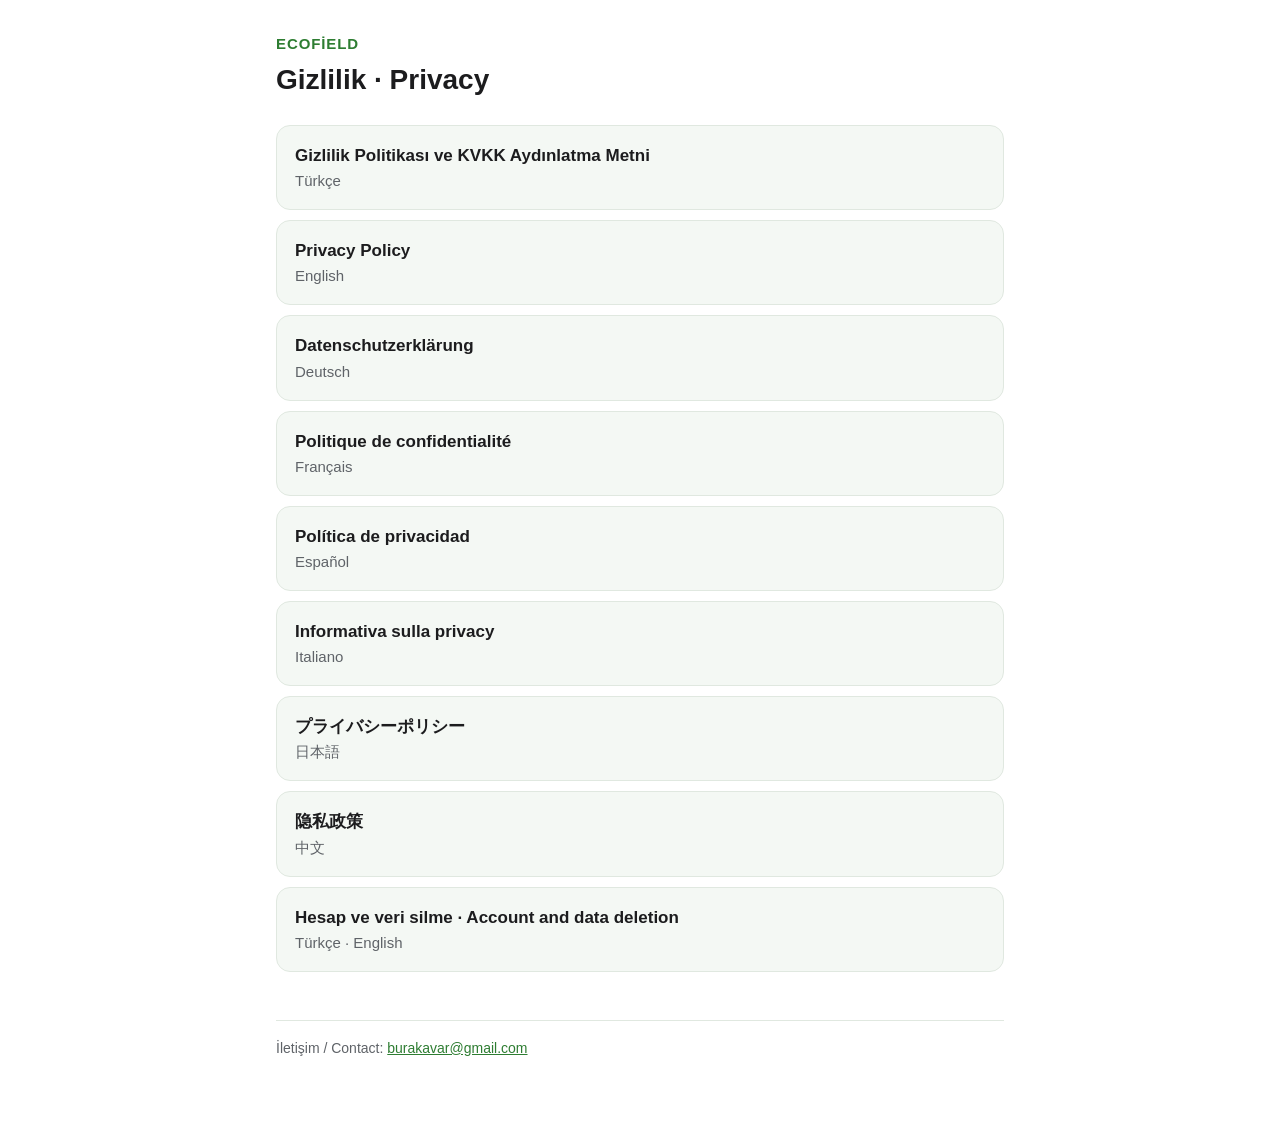
<file: index.html>
<!DOCTYPE html>
<html lang="tr">
<head>
<meta charset="utf-8">
<meta name="viewport" content="width=device-width, initial-scale=1">
<title>ecoField – Gizlilik / Privacy</title>
<link rel="stylesheet" href="style.css">
</head>
<body>
<main>
<header>
  <div class="brand">ecoField</div>
  <h1>Gizlilik · Privacy</h1>
</header>
<a class="choice" href="tr.html">Gizlilik Politikası ve KVKK Aydınlatma Metni<span>Türkçe</span></a>
<a class="choice" href="en.html">Privacy Policy<span>English</span></a>
<a class="choice" href="de.html">Datenschutzerklärung<span>Deutsch</span></a>
<a class="choice" href="fr.html">Politique de confidentialité<span>Français</span></a>
<a class="choice" href="es.html">Política de privacidad<span>Español</span></a>
<a class="choice" href="it.html">Informativa sulla privacy<span>Italiano</span></a>
<a class="choice" href="ja.html">プライバシーポリシー<span>日本語</span></a>
<a class="choice" href="zh.html">隐私政策<span>中文</span></a>
<a class="choice" href="delete.html">Hesap ve veri silme · Account and data deletion<span>Türkçe · English</span></a>
<footer>İletişim / Contact: <a href="mailto:burakavar@gmail.com">burakavar@gmail.com</a></footer>
</main>
</body>
</html>
</file>
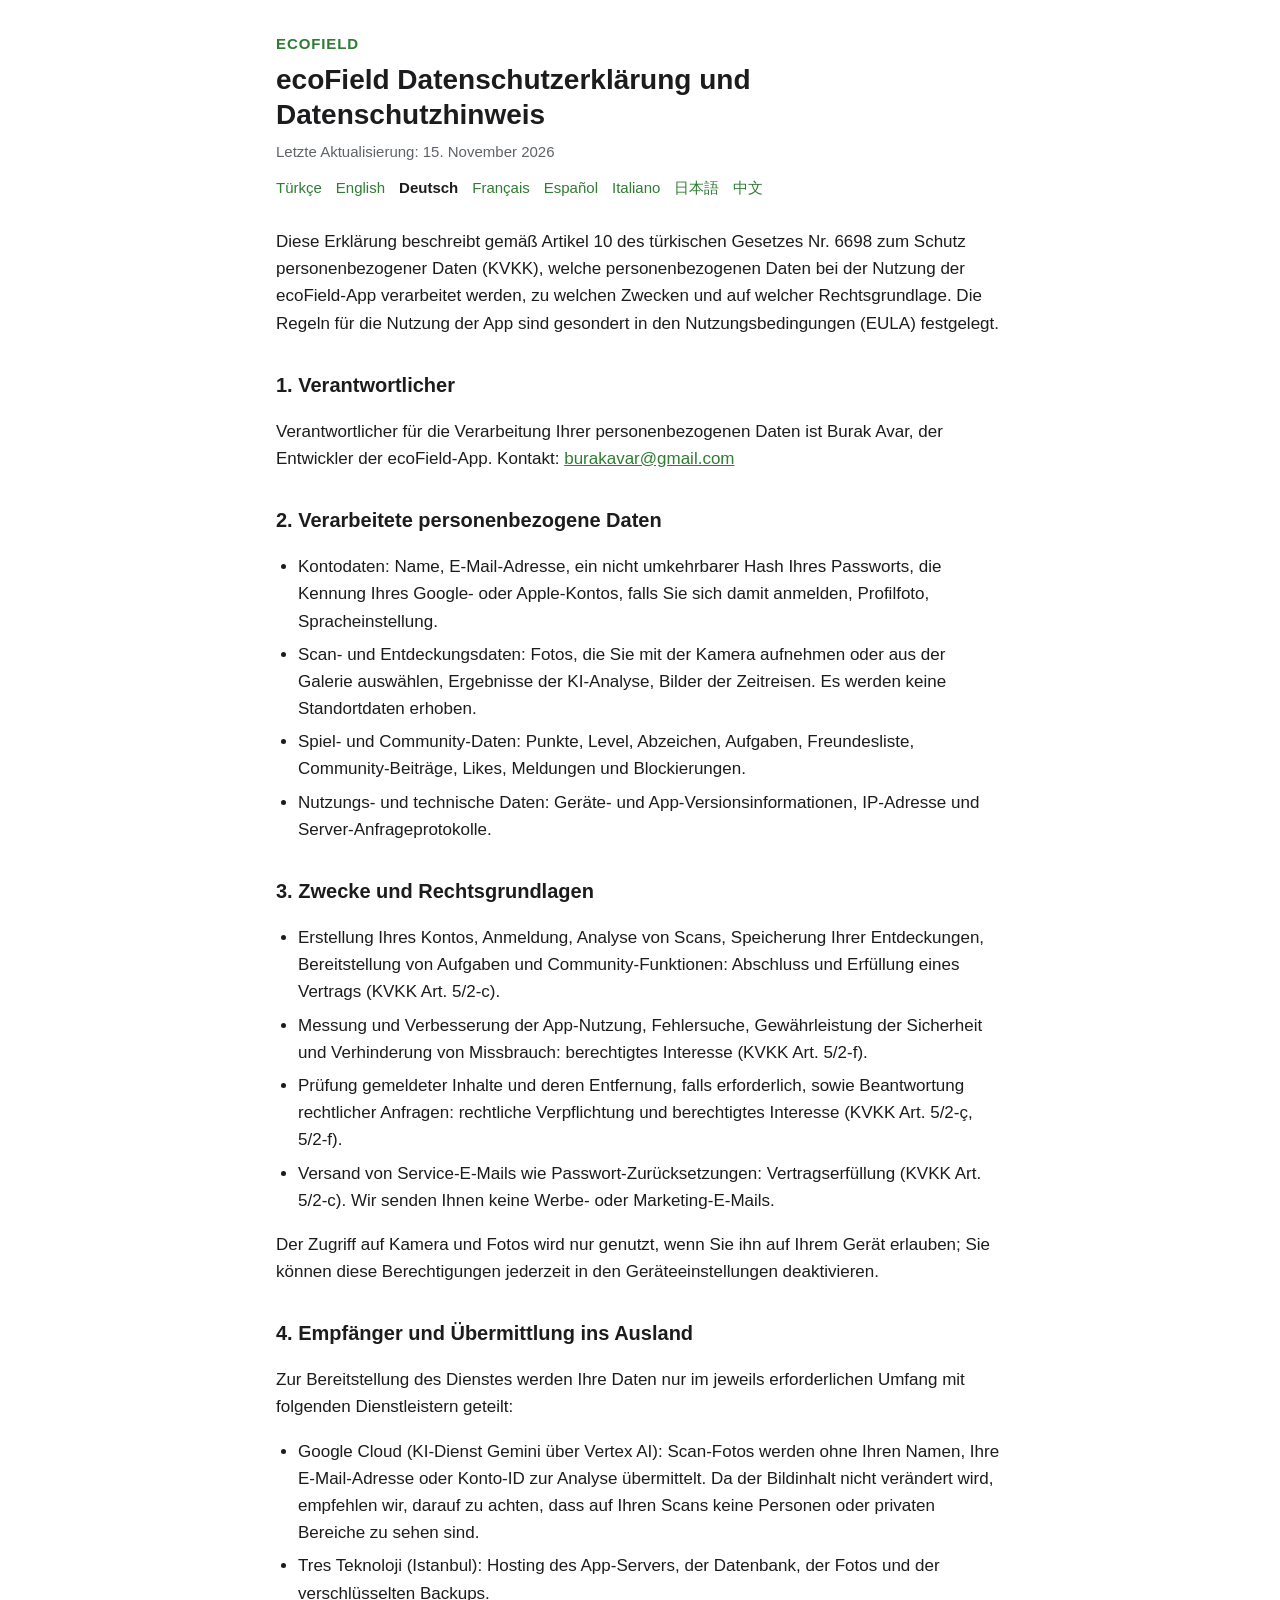
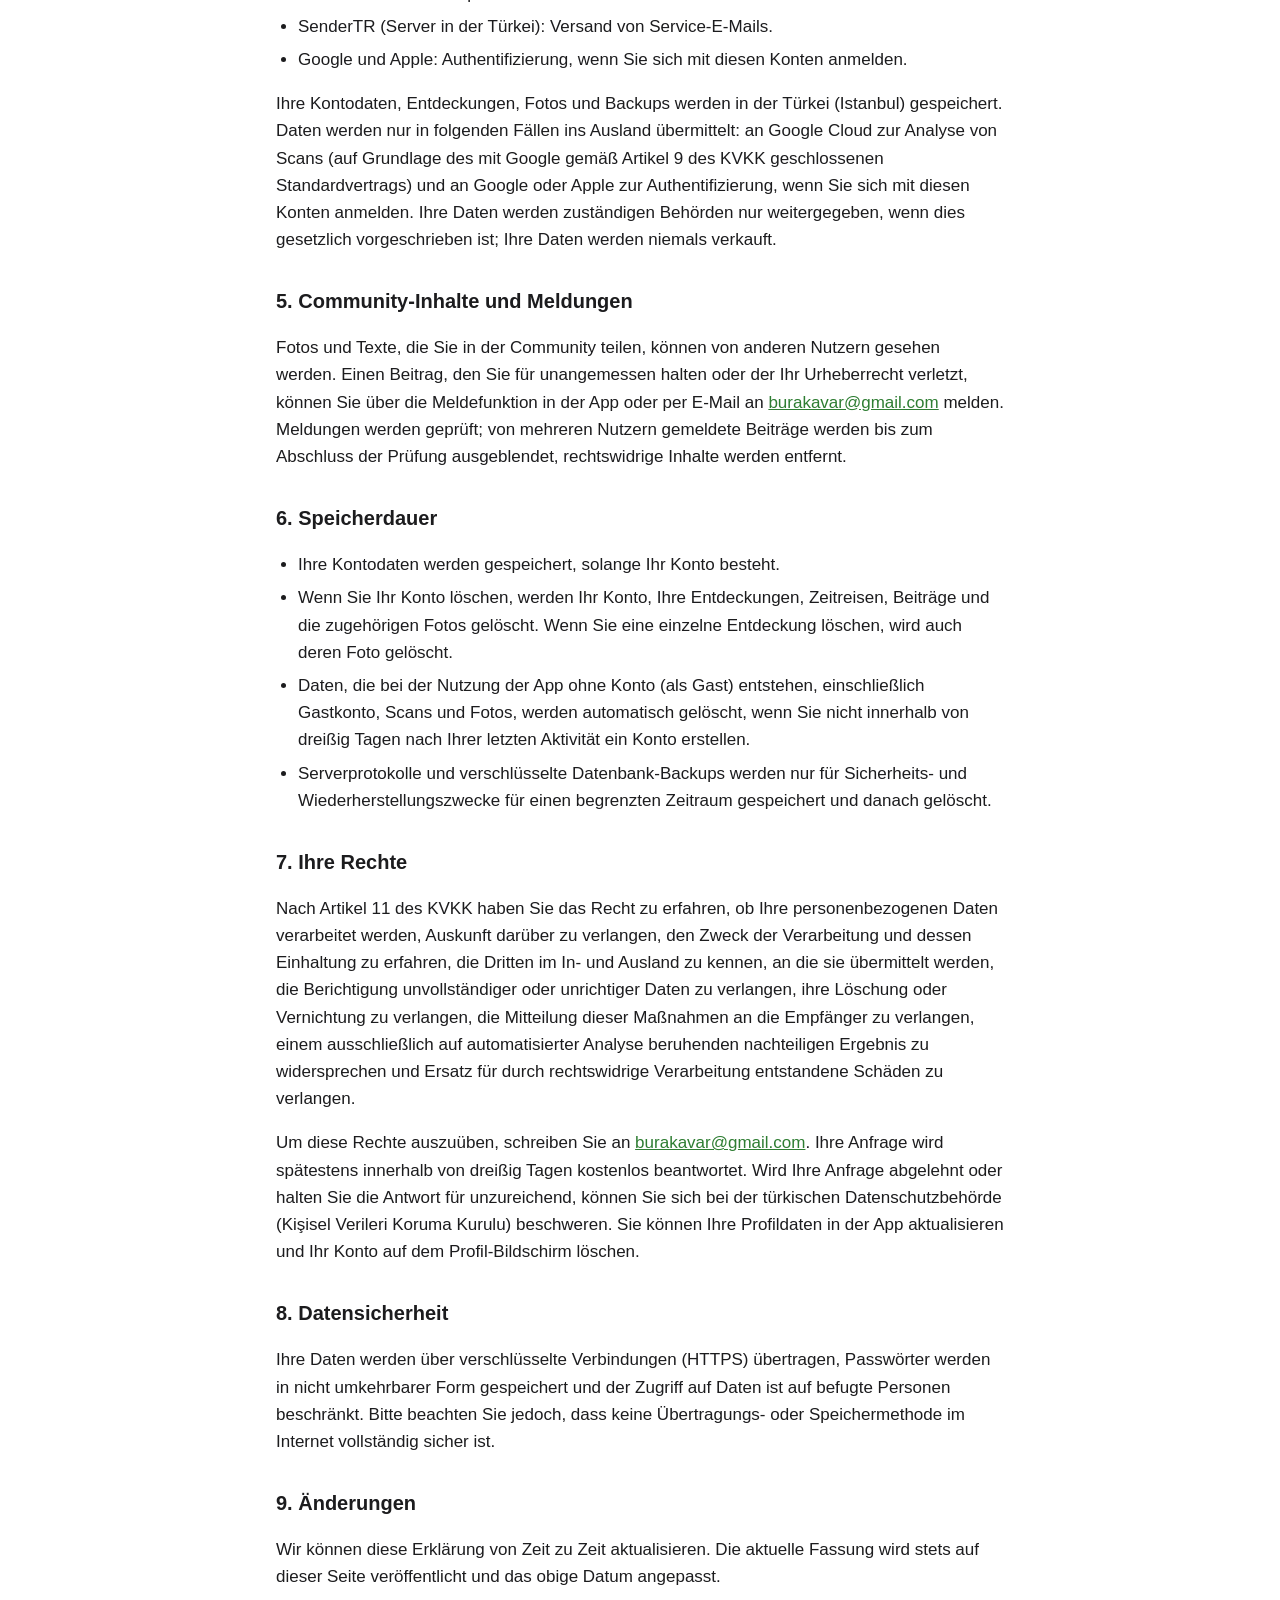
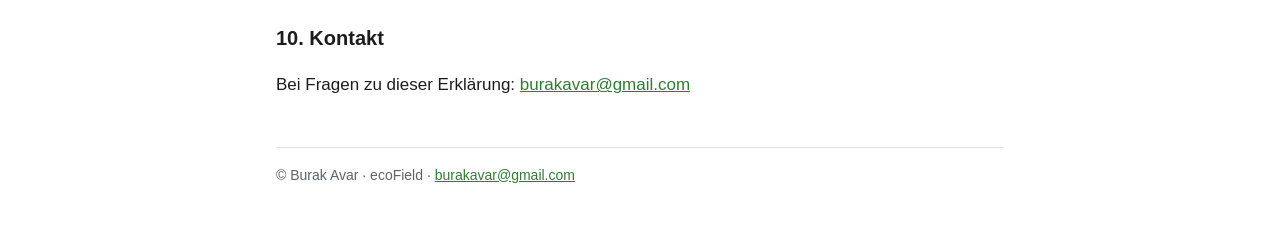
<file: de.html>
<!DOCTYPE html>
<html lang="de">
<head>
<meta charset="utf-8">
<meta name="viewport" content="width=device-width, initial-scale=1">
<title>ecoField Datenschutzerklärung und Datenschutzhinweis</title>
<link rel="stylesheet" href="style.css">
</head>
<body>
<main>
<header><div class="brand">ecoField</div><h1>ecoField Datenschutzerklärung und Datenschutzhinweis</h1><div class="meta">Letzte Aktualisierung: 15. November 2026</div><nav class="lang"><a href="tr.html" hreflang="tr">Türkçe</a><a href="en.html" hreflang="en">English</a><a href="de.html" hreflang="de" aria-current="page">Deutsch</a><a href="fr.html" hreflang="fr">Français</a><a href="es.html" hreflang="es">Español</a><a href="it.html" hreflang="it">Italiano</a><a href="ja.html" hreflang="ja">日本語</a><a href="zh.html" hreflang="zh">中文</a></nav></header>
<p>Diese Erklärung beschreibt gemäß Artikel 10 des türkischen Gesetzes Nr. 6698 zum Schutz personenbezogener Daten (KVKK), welche personenbezogenen Daten bei der Nutzung der ecoField-App verarbeitet werden, zu welchen Zwecken und auf welcher Rechtsgrundlage. Die Regeln für die Nutzung der App sind gesondert in den Nutzungsbedingungen (EULA) festgelegt.</p>
<h2>1. Verantwortlicher</h2>
<p>Verantwortlicher für die Verarbeitung Ihrer personenbezogenen Daten ist Burak Avar, der Entwickler der ecoField-App. Kontakt: <a href="mailto:burakavar@gmail.com">burakavar@gmail.com</a></p>
<h2>2. Verarbeitete personenbezogene Daten</h2>
<ul>
<li>Kontodaten: Name, E-Mail-Adresse, ein nicht umkehrbarer Hash Ihres Passworts, die Kennung Ihres Google- oder Apple-Kontos, falls Sie sich damit anmelden, Profilfoto, Spracheinstellung.</li>
<li>Scan- und Entdeckungsdaten: Fotos, die Sie mit der Kamera aufnehmen oder aus der Galerie auswählen, Ergebnisse der KI-Analyse, Bilder der Zeitreisen. Es werden keine Standortdaten erhoben.</li>
<li>Spiel- und Community-Daten: Punkte, Level, Abzeichen, Aufgaben, Freundesliste, Community-Beiträge, Likes, Meldungen und Blockierungen.</li>
<li>Nutzungs- und technische Daten: Geräte- und App-Versionsinformationen, IP-Adresse und Server-Anfrageprotokolle.</li>
</ul>
<h2>3. Zwecke und Rechtsgrundlagen</h2>
<ul>
<li>Erstellung Ihres Kontos, Anmeldung, Analyse von Scans, Speicherung Ihrer Entdeckungen, Bereitstellung von Aufgaben und Community-Funktionen: Abschluss und Erfüllung eines Vertrags (KVKK Art. 5/2-c).</li>
<li>Messung und Verbesserung der App-Nutzung, Fehlersuche, Gewährleistung der Sicherheit und Verhinderung von Missbrauch: berechtigtes Interesse (KVKK Art. 5/2-f).</li>
<li>Prüfung gemeldeter Inhalte und deren Entfernung, falls erforderlich, sowie Beantwortung rechtlicher Anfragen: rechtliche Verpflichtung und berechtigtes Interesse (KVKK Art. 5/2-ç, 5/2-f).</li>
<li>Versand von Service-E-Mails wie Passwort-Zurücksetzungen: Vertragserfüllung (KVKK Art. 5/2-c). Wir senden Ihnen keine Werbe- oder Marketing-E-Mails.</li>
</ul>
<p>Der Zugriff auf Kamera und Fotos wird nur genutzt, wenn Sie ihn auf Ihrem Gerät erlauben; Sie können diese Berechtigungen jederzeit in den Geräteeinstellungen deaktivieren.</p>
<h2>4. Empfänger und Übermittlung ins Ausland</h2>
<p>Zur Bereitstellung des Dienstes werden Ihre Daten nur im jeweils erforderlichen Umfang mit folgenden Dienstleistern geteilt:</p>
<ul>
<li>Google Cloud (KI-Dienst Gemini über Vertex AI): Scan-Fotos werden ohne Ihren Namen, Ihre E-Mail-Adresse oder Konto-ID zur Analyse übermittelt. Da der Bildinhalt nicht verändert wird, empfehlen wir, darauf zu achten, dass auf Ihren Scans keine Personen oder privaten Bereiche zu sehen sind.</li>
<li>Tres Teknoloji (Istanbul): Hosting des App-Servers, der Datenbank, der Fotos und der verschlüsselten Backups.</li>
<li>SenderTR (Server in der Türkei): Versand von Service-E-Mails.</li>
<li>Google und Apple: Authentifizierung, wenn Sie sich mit diesen Konten anmelden.</li>
</ul>
<p>Ihre Kontodaten, Entdeckungen, Fotos und Backups werden in der Türkei (Istanbul) gespeichert. Daten werden nur in folgenden Fällen ins Ausland übermittelt: an Google Cloud zur Analyse von Scans (auf Grundlage des mit Google gemäß Artikel 9 des KVKK geschlossenen Standardvertrags) und an Google oder Apple zur Authentifizierung, wenn Sie sich mit diesen Konten anmelden. Ihre Daten werden zuständigen Behörden nur weitergegeben, wenn dies gesetzlich vorgeschrieben ist; Ihre Daten werden niemals verkauft.</p>
<h2>5. Community-Inhalte und Meldungen</h2>
<p>Fotos und Texte, die Sie in der Community teilen, können von anderen Nutzern gesehen werden. Einen Beitrag, den Sie für unangemessen halten oder der Ihr Urheberrecht verletzt, können Sie über die Meldefunktion in der App oder per E-Mail an <a href="mailto:burakavar@gmail.com">burakavar@gmail.com</a> melden. Meldungen werden geprüft; von mehreren Nutzern gemeldete Beiträge werden bis zum Abschluss der Prüfung ausgeblendet, rechtswidrige Inhalte werden entfernt.</p>
<h2>6. Speicherdauer</h2>
<ul>
<li>Ihre Kontodaten werden gespeichert, solange Ihr Konto besteht.</li>
<li>Wenn Sie Ihr Konto löschen, werden Ihr Konto, Ihre Entdeckungen, Zeitreisen, Beiträge und die zugehörigen Fotos gelöscht. Wenn Sie eine einzelne Entdeckung löschen, wird auch deren Foto gelöscht.</li>
<li>Daten, die bei der Nutzung der App ohne Konto (als Gast) entstehen, einschließlich Gastkonto, Scans und Fotos, werden automatisch gelöscht, wenn Sie nicht innerhalb von dreißig Tagen nach Ihrer letzten Aktivität ein Konto erstellen.</li>
<li>Serverprotokolle und verschlüsselte Datenbank-Backups werden nur für Sicherheits- und Wiederherstellungszwecke für einen begrenzten Zeitraum gespeichert und danach gelöscht.</li>
</ul>
<h2>7. Ihre Rechte</h2>
<p>Nach Artikel 11 des KVKK haben Sie das Recht zu erfahren, ob Ihre personenbezogenen Daten verarbeitet werden, Auskunft darüber zu verlangen, den Zweck der Verarbeitung und dessen Einhaltung zu erfahren, die Dritten im In- und Ausland zu kennen, an die sie übermittelt werden, die Berichtigung unvollständiger oder unrichtiger Daten zu verlangen, ihre Löschung oder Vernichtung zu verlangen, die Mitteilung dieser Maßnahmen an die Empfänger zu verlangen, einem ausschließlich auf automatisierter Analyse beruhenden nachteiligen Ergebnis zu widersprechen und Ersatz für durch rechtswidrige Verarbeitung entstandene Schäden zu verlangen.</p>
<p>Um diese Rechte auszuüben, schreiben Sie an <a href="mailto:burakavar@gmail.com">burakavar@gmail.com</a>. Ihre Anfrage wird spätestens innerhalb von dreißig Tagen kostenlos beantwortet. Wird Ihre Anfrage abgelehnt oder halten Sie die Antwort für unzureichend, können Sie sich bei der türkischen Datenschutzbehörde (Kişisel Verileri Koruma Kurulu) beschweren. Sie können Ihre Profildaten in der App aktualisieren und Ihr Konto auf dem Profil-Bildschirm löschen.</p>
<h2>8. Datensicherheit</h2>
<p>Ihre Daten werden über verschlüsselte Verbindungen (HTTPS) übertragen, Passwörter werden in nicht umkehrbarer Form gespeichert und der Zugriff auf Daten ist auf befugte Personen beschränkt. Bitte beachten Sie jedoch, dass keine Übertragungs- oder Speichermethode im Internet vollständig sicher ist.</p>
<h2>9. Änderungen</h2>
<p>Wir können diese Erklärung von Zeit zu Zeit aktualisieren. Die aktuelle Fassung wird stets auf dieser Seite veröffentlicht und das obige Datum angepasst.</p>
<h2>10. Kontakt</h2>
<p>Bei Fragen zu dieser Erklärung: <a href="mailto:burakavar@gmail.com">burakavar@gmail.com</a></p>
<footer>© Burak Avar · ecoField · <a href="mailto:burakavar@gmail.com">burakavar@gmail.com</a></footer>
</main>
</body>
</html>
</file>
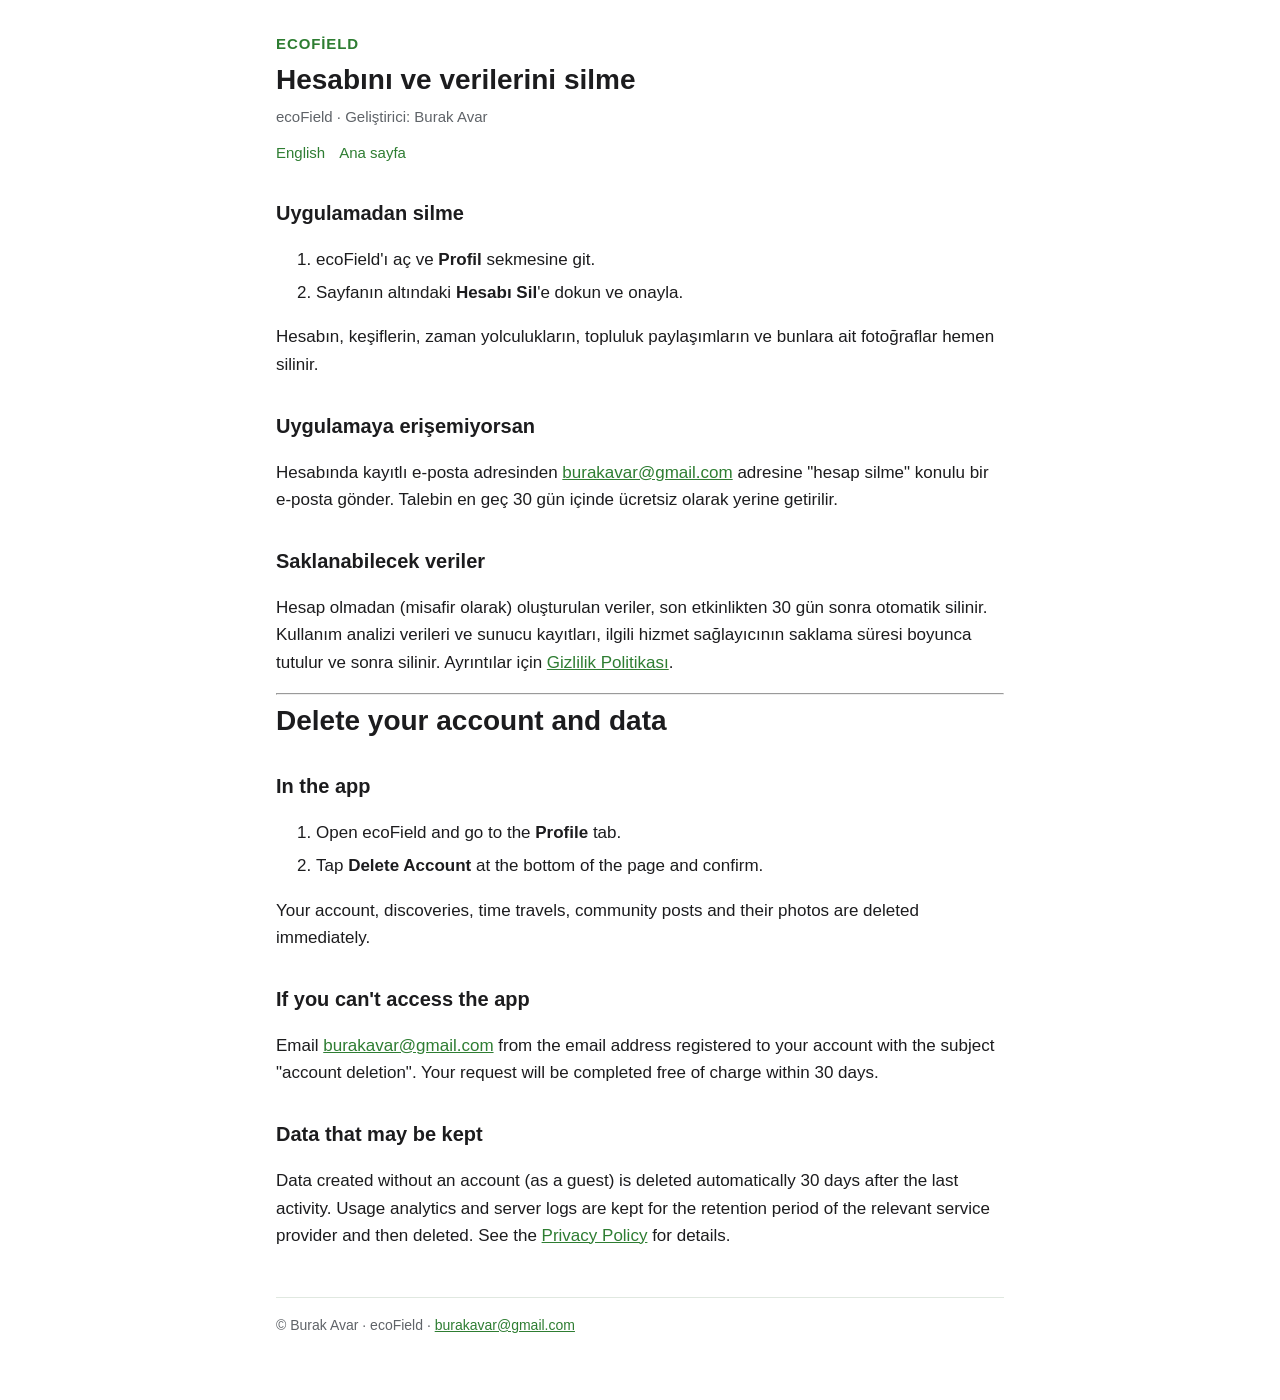
<file: delete.html>
<!DOCTYPE html>
<html lang="tr">
<head>
<meta charset="utf-8">
<meta name="viewport" content="width=device-width, initial-scale=1">
<title>ecoField – Hesap silme / Account deletion</title>
<link rel="stylesheet" href="style.css">
</head>
<body>
<main>
<header>
  <div class="brand">ecoField</div>
  <h1>Hesabını ve verilerini silme</h1>
  <div class="meta">ecoField · Geliştirici: Burak Avar</div>
  <nav class="lang"><a href="#en">English</a><a href="index.html">Ana sayfa</a></nav>
</header>

<h2>Uygulamadan silme</h2>
<ol>
  <li>ecoField'ı aç ve <strong>Profil</strong> sekmesine git.</li>
  <li>Sayfanın altındaki <strong>Hesabı Sil</strong>'e dokun ve onayla.</li>
</ol>
<p>Hesabın, keşiflerin, zaman yolculukların, topluluk paylaşımların ve bunlara ait fotoğraflar hemen silinir.</p>

<h2>Uygulamaya erişemiyorsan</h2>
<p>Hesabında kayıtlı e-posta adresinden <a href="mailto:burakavar@gmail.com?subject=ecoField%20hesap%20silme">burakavar@gmail.com</a> adresine "hesap silme" konulu bir e-posta gönder. Talebin en geç 30 gün içinde ücretsiz olarak yerine getirilir.</p>

<h2>Saklanabilecek veriler</h2>
<p>Hesap olmadan (misafir olarak) oluşturulan veriler, son etkinlikten 30 gün sonra otomatik silinir. Kullanım analizi verileri ve sunucu kayıtları, ilgili hizmet sağlayıcının saklama süresi boyunca tutulur ve sonra silinir. Ayrıntılar için <a href="tr.html">Gizlilik Politikası</a>.</p>

<hr id="en">

<h1>Delete your account and data</h1>

<h2>In the app</h2>
<ol>
  <li>Open ecoField and go to the <strong>Profile</strong> tab.</li>
  <li>Tap <strong>Delete Account</strong> at the bottom of the page and confirm.</li>
</ol>
<p>Your account, discoveries, time travels, community posts and their photos are deleted immediately.</p>

<h2>If you can't access the app</h2>
<p>Email <a href="mailto:burakavar@gmail.com?subject=ecoField%20account%20deletion">burakavar@gmail.com</a> from the email address registered to your account with the subject "account deletion". Your request will be completed free of charge within 30 days.</p>

<h2>Data that may be kept</h2>
<p>Data created without an account (as a guest) is deleted automatically 30 days after the last activity. Usage analytics and server logs are kept for the retention period of the relevant service provider and then deleted. See the <a href="en.html">Privacy Policy</a> for details.</p>

<footer>© Burak Avar · ecoField · <a href="mailto:burakavar@gmail.com">burakavar@gmail.com</a></footer>
</main>
</body>
</html>
</file>
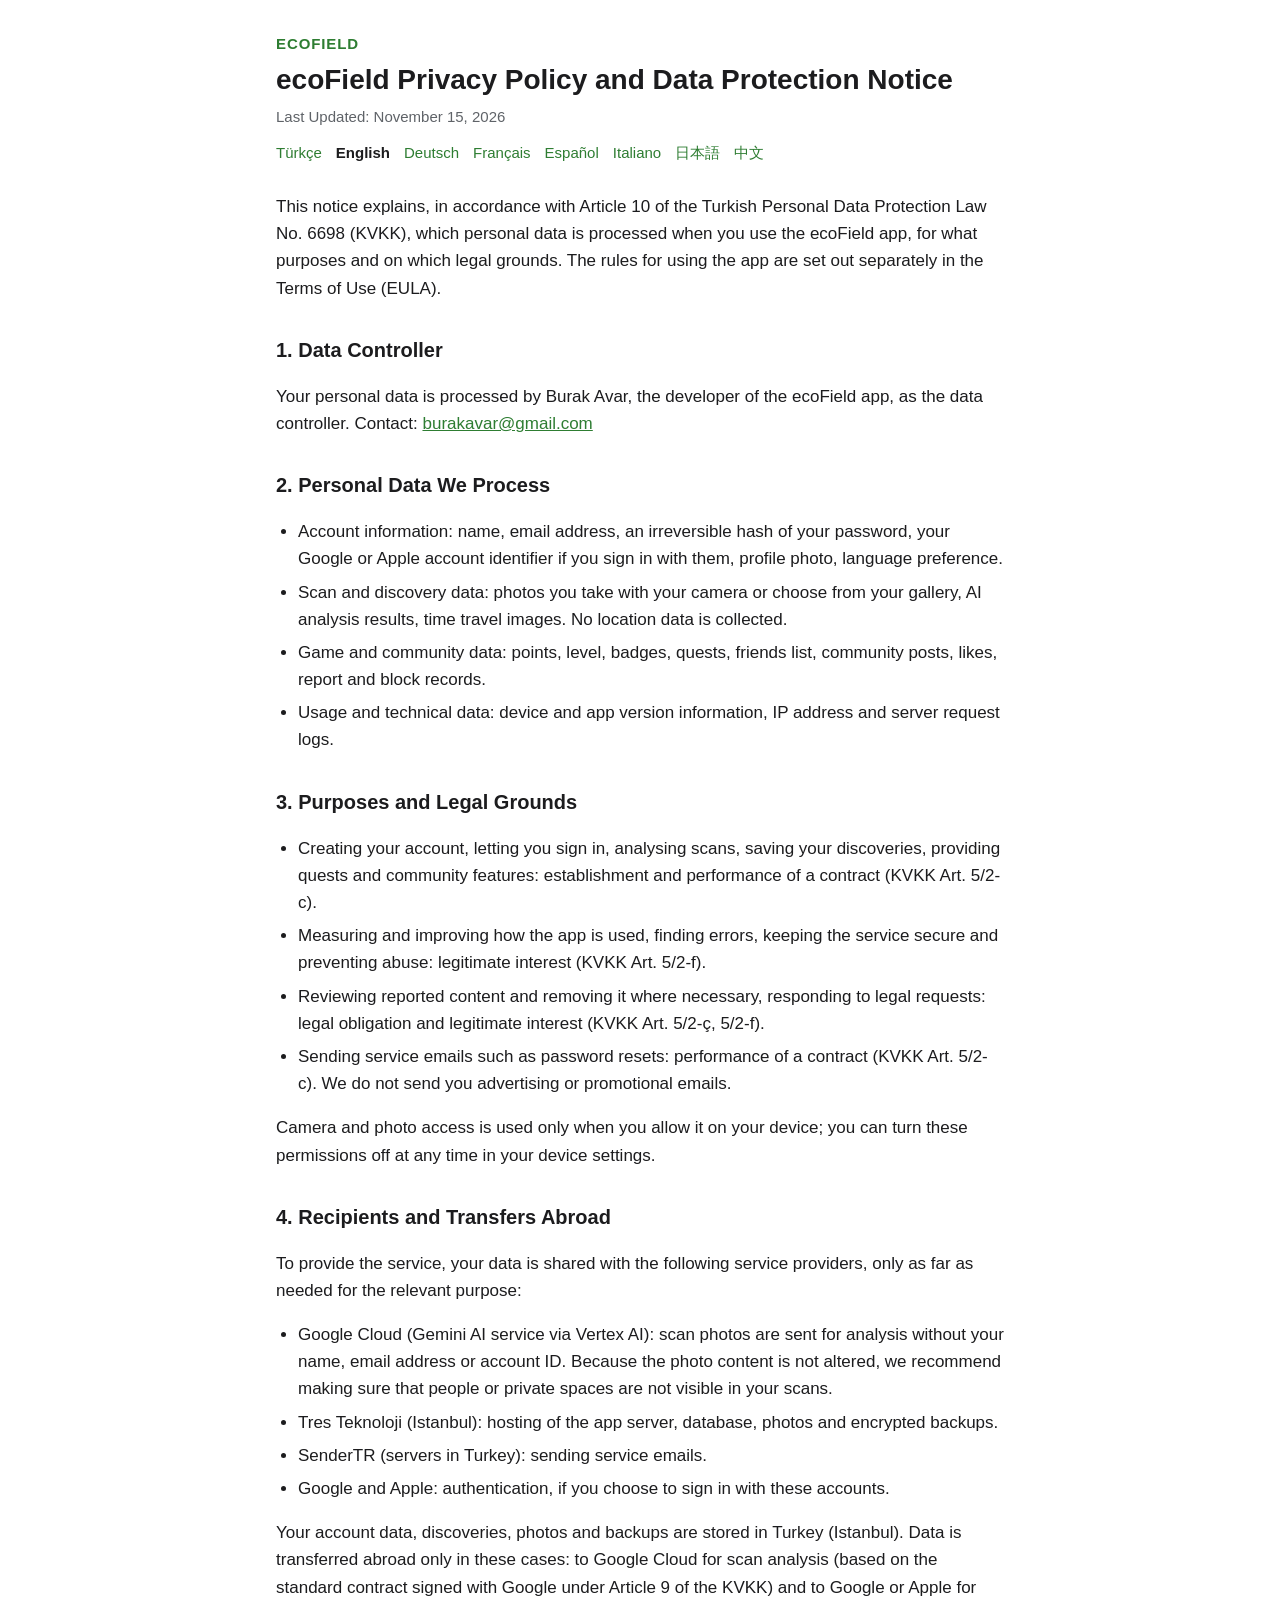
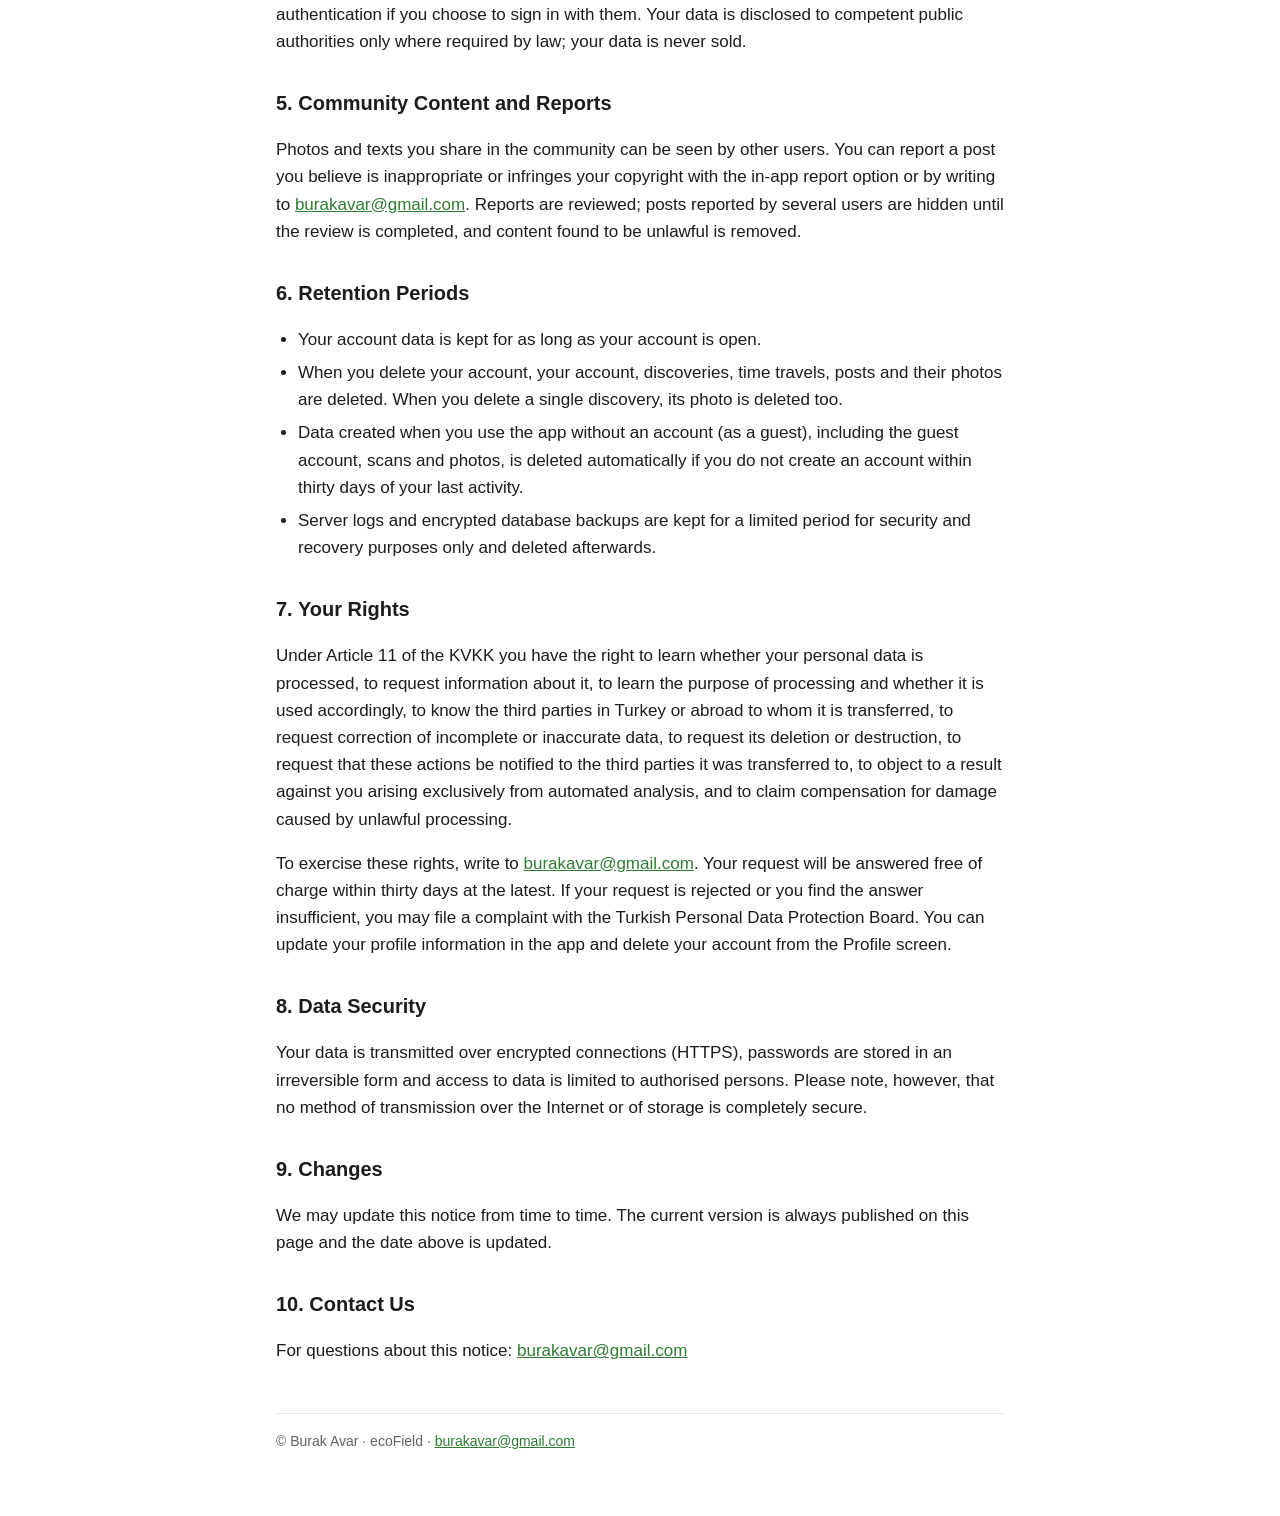
<file: en.html>
<!DOCTYPE html>
<html lang="en">
<head>
<meta charset="utf-8">
<meta name="viewport" content="width=device-width, initial-scale=1">
<title>ecoField Privacy Policy and Data Protection Notice</title>
<link rel="stylesheet" href="style.css">
</head>
<body>
<main>
<header><div class="brand">ecoField</div><h1>ecoField Privacy Policy and Data Protection Notice</h1><div class="meta">Last Updated: November 15, 2026</div><nav class="lang"><a href="tr.html" hreflang="tr">Türkçe</a><a href="en.html" hreflang="en" aria-current="page">English</a><a href="de.html" hreflang="de">Deutsch</a><a href="fr.html" hreflang="fr">Français</a><a href="es.html" hreflang="es">Español</a><a href="it.html" hreflang="it">Italiano</a><a href="ja.html" hreflang="ja">日本語</a><a href="zh.html" hreflang="zh">中文</a></nav></header>
<p>This notice explains, in accordance with Article 10 of the Turkish Personal Data Protection Law No. 6698 (KVKK), which personal data is processed when you use the ecoField app, for what purposes and on which legal grounds. The rules for using the app are set out separately in the Terms of Use (EULA).</p>
<h2>1. Data Controller</h2>
<p>Your personal data is processed by Burak Avar, the developer of the ecoField app, as the data controller. Contact: <a href="mailto:burakavar@gmail.com">burakavar@gmail.com</a></p>
<h2>2. Personal Data We Process</h2>
<ul>
<li>Account information: name, email address, an irreversible hash of your password, your Google or Apple account identifier if you sign in with them, profile photo, language preference.</li>
<li>Scan and discovery data: photos you take with your camera or choose from your gallery, AI analysis results, time travel images. No location data is collected.</li>
<li>Game and community data: points, level, badges, quests, friends list, community posts, likes, report and block records.</li>
<li>Usage and technical data: device and app version information, IP address and server request logs.</li>
</ul>
<h2>3. Purposes and Legal Grounds</h2>
<ul>
<li>Creating your account, letting you sign in, analysing scans, saving your discoveries, providing quests and community features: establishment and performance of a contract (KVKK Art. 5/2-c).</li>
<li>Measuring and improving how the app is used, finding errors, keeping the service secure and preventing abuse: legitimate interest (KVKK Art. 5/2-f).</li>
<li>Reviewing reported content and removing it where necessary, responding to legal requests: legal obligation and legitimate interest (KVKK Art. 5/2-ç, 5/2-f).</li>
<li>Sending service emails such as password resets: performance of a contract (KVKK Art. 5/2-c). We do not send you advertising or promotional emails.</li>
</ul>
<p>Camera and photo access is used only when you allow it on your device; you can turn these permissions off at any time in your device settings.</p>
<h2>4. Recipients and Transfers Abroad</h2>
<p>To provide the service, your data is shared with the following service providers, only as far as needed for the relevant purpose:</p>
<ul>
<li>Google Cloud (Gemini AI service via Vertex AI): scan photos are sent for analysis without your name, email address or account ID. Because the photo content is not altered, we recommend making sure that people or private spaces are not visible in your scans.</li>
<li>Tres Teknoloji (Istanbul): hosting of the app server, database, photos and encrypted backups.</li>
<li>SenderTR (servers in Turkey): sending service emails.</li>
<li>Google and Apple: authentication, if you choose to sign in with these accounts.</li>
</ul>
<p>Your account data, discoveries, photos and backups are stored in Turkey (Istanbul). Data is transferred abroad only in these cases: to Google Cloud for scan analysis (based on the standard contract signed with Google under Article 9 of the KVKK) and to Google or Apple for authentication if you choose to sign in with them. Your data is disclosed to competent public authorities only where required by law; your data is never sold.</p>
<h2>5. Community Content and Reports</h2>
<p>Photos and texts you share in the community can be seen by other users. You can report a post you believe is inappropriate or infringes your copyright with the in-app report option or by writing to <a href="mailto:burakavar@gmail.com">burakavar@gmail.com</a>. Reports are reviewed; posts reported by several users are hidden until the review is completed, and content found to be unlawful is removed.</p>
<h2>6. Retention Periods</h2>
<ul>
<li>Your account data is kept for as long as your account is open.</li>
<li>When you delete your account, your account, discoveries, time travels, posts and their photos are deleted. When you delete a single discovery, its photo is deleted too.</li>
<li>Data created when you use the app without an account (as a guest), including the guest account, scans and photos, is deleted automatically if you do not create an account within thirty days of your last activity.</li>
<li>Server logs and encrypted database backups are kept for a limited period for security and recovery purposes only and deleted afterwards.</li>
</ul>
<h2>7. Your Rights</h2>
<p>Under Article 11 of the KVKK you have the right to learn whether your personal data is processed, to request information about it, to learn the purpose of processing and whether it is used accordingly, to know the third parties in Turkey or abroad to whom it is transferred, to request correction of incomplete or inaccurate data, to request its deletion or destruction, to request that these actions be notified to the third parties it was transferred to, to object to a result against you arising exclusively from automated analysis, and to claim compensation for damage caused by unlawful processing.</p>
<p>To exercise these rights, write to <a href="mailto:burakavar@gmail.com">burakavar@gmail.com</a>. Your request will be answered free of charge within thirty days at the latest. If your request is rejected or you find the answer insufficient, you may file a complaint with the Turkish Personal Data Protection Board. You can update your profile information in the app and delete your account from the Profile screen.</p>
<h2>8. Data Security</h2>
<p>Your data is transmitted over encrypted connections (HTTPS), passwords are stored in an irreversible form and access to data is limited to authorised persons. Please note, however, that no method of transmission over the Internet or of storage is completely secure.</p>
<h2>9. Changes</h2>
<p>We may update this notice from time to time. The current version is always published on this page and the date above is updated.</p>
<h2>10. Contact Us</h2>
<p>For questions about this notice: <a href="mailto:burakavar@gmail.com">burakavar@gmail.com</a></p>
<footer>© Burak Avar · ecoField · <a href="mailto:burakavar@gmail.com">burakavar@gmail.com</a></footer>
</main>
</body>
</html>
</file>
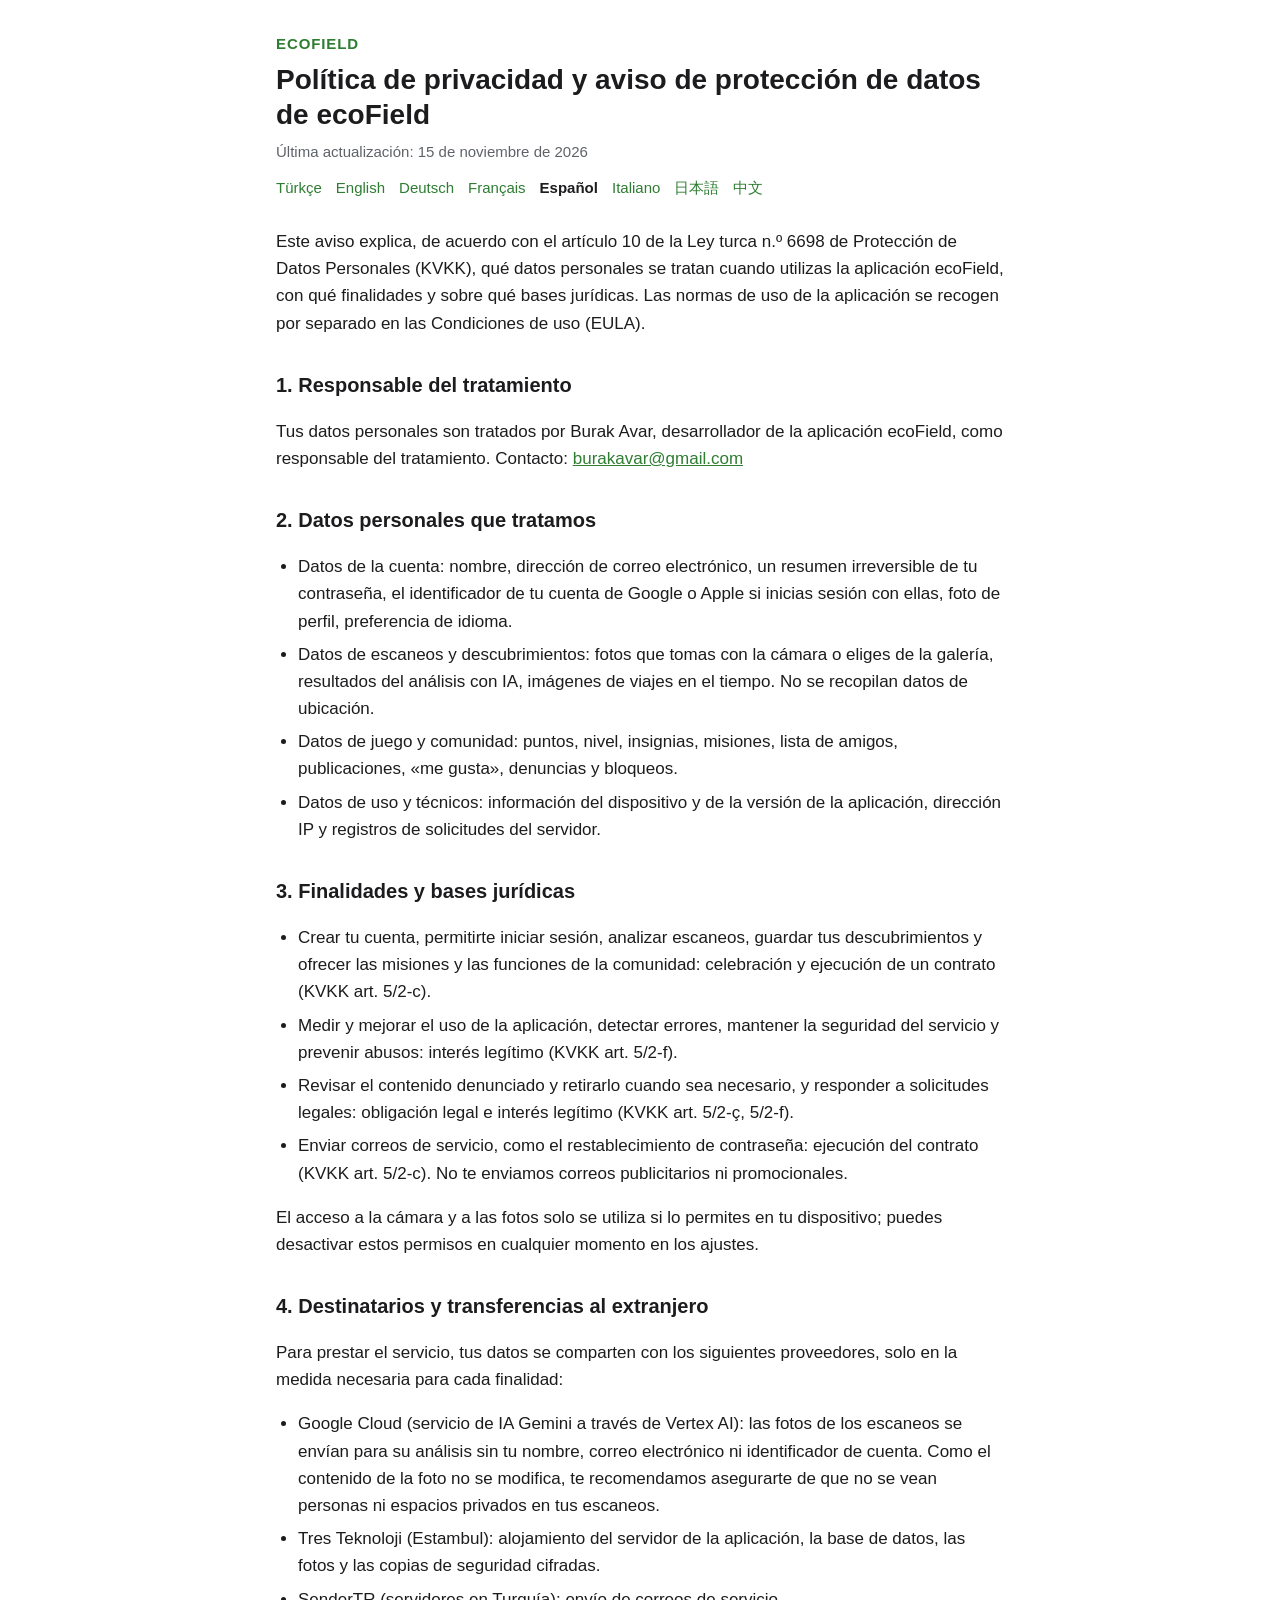
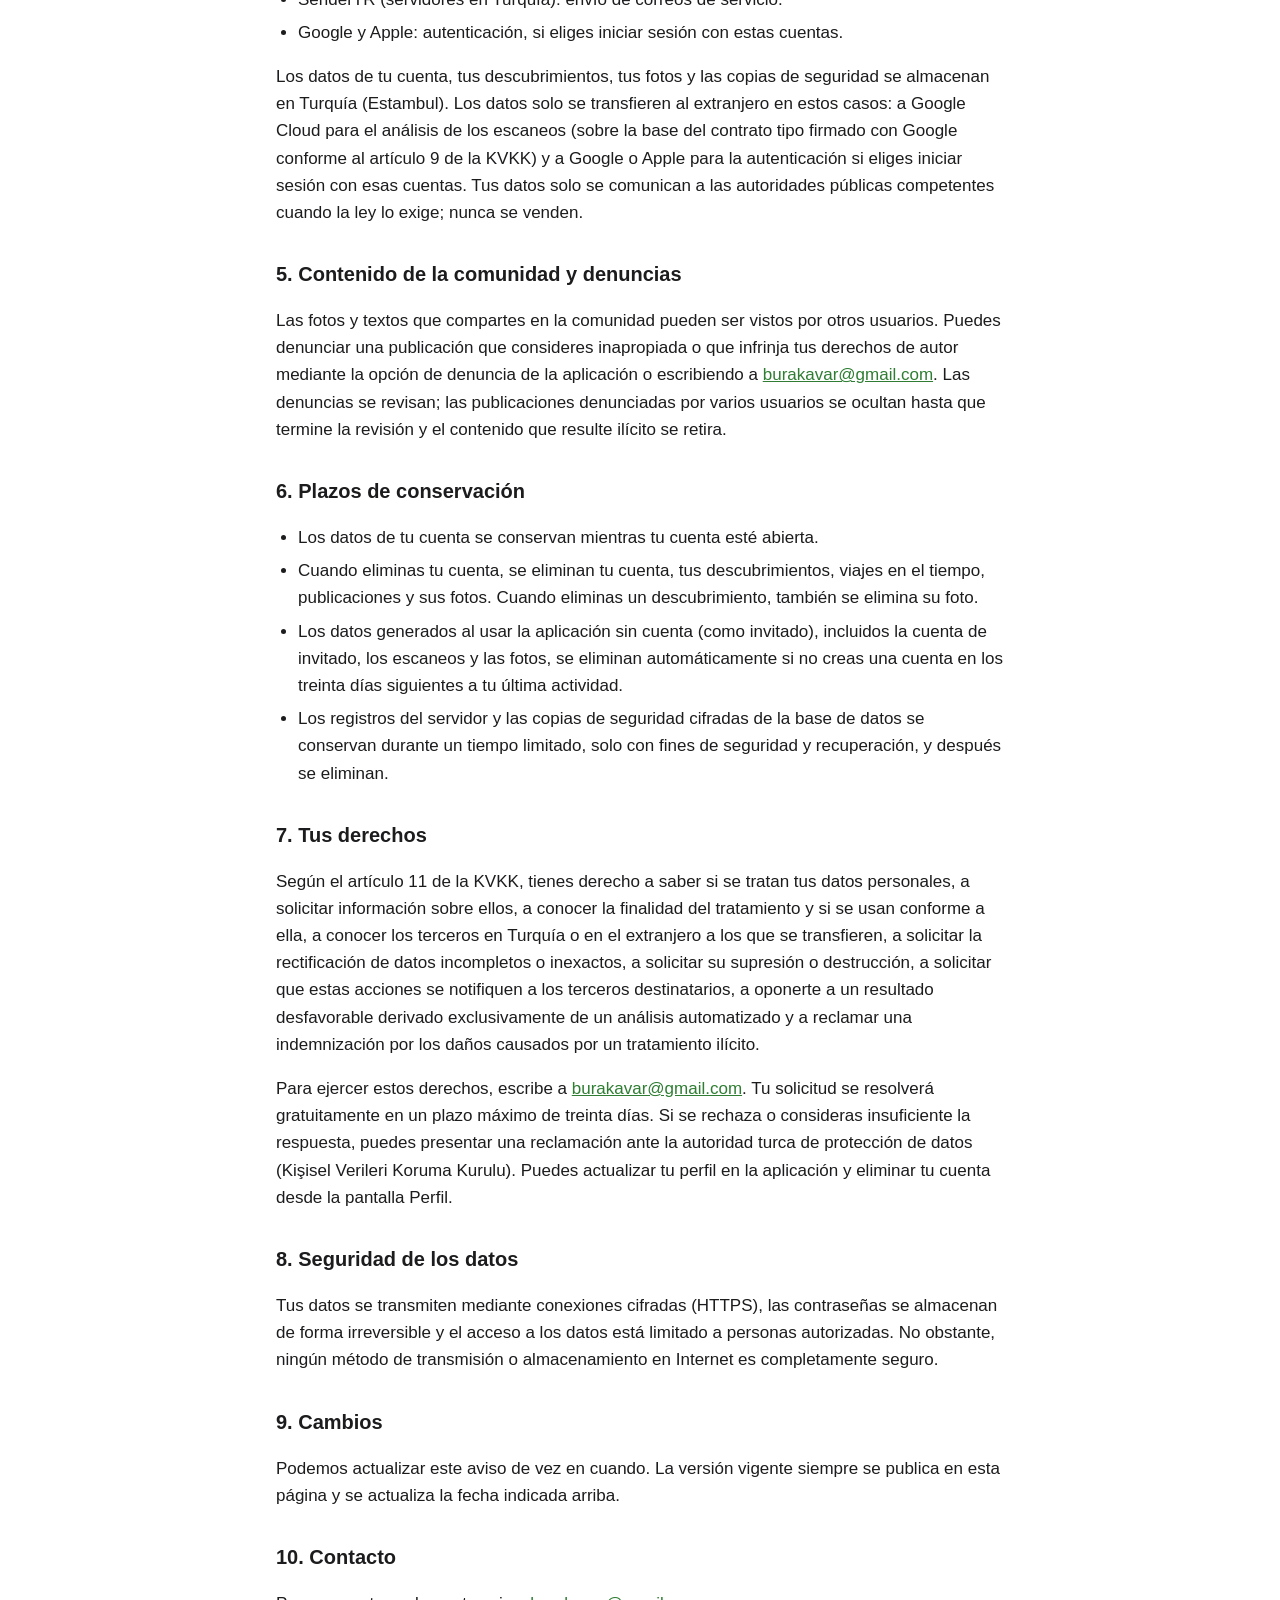
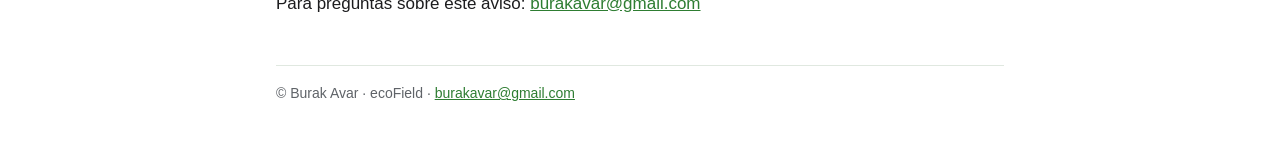
<file: es.html>
<!DOCTYPE html>
<html lang="es">
<head>
<meta charset="utf-8">
<meta name="viewport" content="width=device-width, initial-scale=1">
<title>Política de privacidad y aviso de protección de datos de ecoField</title>
<link rel="stylesheet" href="style.css">
</head>
<body>
<main>
<header><div class="brand">ecoField</div><h1>Política de privacidad y aviso de protección de datos de ecoField</h1><div class="meta">Última actualización: 15 de noviembre de 2026</div><nav class="lang"><a href="tr.html" hreflang="tr">Türkçe</a><a href="en.html" hreflang="en">English</a><a href="de.html" hreflang="de">Deutsch</a><a href="fr.html" hreflang="fr">Français</a><a href="es.html" hreflang="es" aria-current="page">Español</a><a href="it.html" hreflang="it">Italiano</a><a href="ja.html" hreflang="ja">日本語</a><a href="zh.html" hreflang="zh">中文</a></nav></header>
<p>Este aviso explica, de acuerdo con el artículo 10 de la Ley turca n.º 6698 de Protección de Datos Personales (KVKK), qué datos personales se tratan cuando utilizas la aplicación ecoField, con qué finalidades y sobre qué bases jurídicas. Las normas de uso de la aplicación se recogen por separado en las Condiciones de uso (EULA).</p>
<h2>1. Responsable del tratamiento</h2>
<p>Tus datos personales son tratados por Burak Avar, desarrollador de la aplicación ecoField, como responsable del tratamiento. Contacto: <a href="mailto:burakavar@gmail.com">burakavar@gmail.com</a></p>
<h2>2. Datos personales que tratamos</h2>
<ul>
<li>Datos de la cuenta: nombre, dirección de correo electrónico, un resumen irreversible de tu contraseña, el identificador de tu cuenta de Google o Apple si inicias sesión con ellas, foto de perfil, preferencia de idioma.</li>
<li>Datos de escaneos y descubrimientos: fotos que tomas con la cámara o eliges de la galería, resultados del análisis con IA, imágenes de viajes en el tiempo. No se recopilan datos de ubicación.</li>
<li>Datos de juego y comunidad: puntos, nivel, insignias, misiones, lista de amigos, publicaciones, «me gusta», denuncias y bloqueos.</li>
<li>Datos de uso y técnicos: información del dispositivo y de la versión de la aplicación, dirección IP y registros de solicitudes del servidor.</li>
</ul>
<h2>3. Finalidades y bases jurídicas</h2>
<ul>
<li>Crear tu cuenta, permitirte iniciar sesión, analizar escaneos, guardar tus descubrimientos y ofrecer las misiones y las funciones de la comunidad: celebración y ejecución de un contrato (KVKK art. 5/2-c).</li>
<li>Medir y mejorar el uso de la aplicación, detectar errores, mantener la seguridad del servicio y prevenir abusos: interés legítimo (KVKK art. 5/2-f).</li>
<li>Revisar el contenido denunciado y retirarlo cuando sea necesario, y responder a solicitudes legales: obligación legal e interés legítimo (KVKK art. 5/2-ç, 5/2-f).</li>
<li>Enviar correos de servicio, como el restablecimiento de contraseña: ejecución del contrato (KVKK art. 5/2-c). No te enviamos correos publicitarios ni promocionales.</li>
</ul>
<p>El acceso a la cámara y a las fotos solo se utiliza si lo permites en tu dispositivo; puedes desactivar estos permisos en cualquier momento en los ajustes.</p>
<h2>4. Destinatarios y transferencias al extranjero</h2>
<p>Para prestar el servicio, tus datos se comparten con los siguientes proveedores, solo en la medida necesaria para cada finalidad:</p>
<ul>
<li>Google Cloud (servicio de IA Gemini a través de Vertex AI): las fotos de los escaneos se envían para su análisis sin tu nombre, correo electrónico ni identificador de cuenta. Como el contenido de la foto no se modifica, te recomendamos asegurarte de que no se vean personas ni espacios privados en tus escaneos.</li>
<li>Tres Teknoloji (Estambul): alojamiento del servidor de la aplicación, la base de datos, las fotos y las copias de seguridad cifradas.</li>
<li>SenderTR (servidores en Turquía): envío de correos de servicio.</li>
<li>Google y Apple: autenticación, si eliges iniciar sesión con estas cuentas.</li>
</ul>
<p>Los datos de tu cuenta, tus descubrimientos, tus fotos y las copias de seguridad se almacenan en Turquía (Estambul). Los datos solo se transfieren al extranjero en estos casos: a Google Cloud para el análisis de los escaneos (sobre la base del contrato tipo firmado con Google conforme al artículo 9 de la KVKK) y a Google o Apple para la autenticación si eliges iniciar sesión con esas cuentas. Tus datos solo se comunican a las autoridades públicas competentes cuando la ley lo exige; nunca se venden.</p>
<h2>5. Contenido de la comunidad y denuncias</h2>
<p>Las fotos y textos que compartes en la comunidad pueden ser vistos por otros usuarios. Puedes denunciar una publicación que consideres inapropiada o que infrinja tus derechos de autor mediante la opción de denuncia de la aplicación o escribiendo a <a href="mailto:burakavar@gmail.com">burakavar@gmail.com</a>. Las denuncias se revisan; las publicaciones denunciadas por varios usuarios se ocultan hasta que termine la revisión y el contenido que resulte ilícito se retira.</p>
<h2>6. Plazos de conservación</h2>
<ul>
<li>Los datos de tu cuenta se conservan mientras tu cuenta esté abierta.</li>
<li>Cuando eliminas tu cuenta, se eliminan tu cuenta, tus descubrimientos, viajes en el tiempo, publicaciones y sus fotos. Cuando eliminas un descubrimiento, también se elimina su foto.</li>
<li>Los datos generados al usar la aplicación sin cuenta (como invitado), incluidos la cuenta de invitado, los escaneos y las fotos, se eliminan automáticamente si no creas una cuenta en los treinta días siguientes a tu última actividad.</li>
<li>Los registros del servidor y las copias de seguridad cifradas de la base de datos se conservan durante un tiempo limitado, solo con fines de seguridad y recuperación, y después se eliminan.</li>
</ul>
<h2>7. Tus derechos</h2>
<p>Según el artículo 11 de la KVKK, tienes derecho a saber si se tratan tus datos personales, a solicitar información sobre ellos, a conocer la finalidad del tratamiento y si se usan conforme a ella, a conocer los terceros en Turquía o en el extranjero a los que se transfieren, a solicitar la rectificación de datos incompletos o inexactos, a solicitar su supresión o destrucción, a solicitar que estas acciones se notifiquen a los terceros destinatarios, a oponerte a un resultado desfavorable derivado exclusivamente de un análisis automatizado y a reclamar una indemnización por los daños causados por un tratamiento ilícito.</p>
<p>Para ejercer estos derechos, escribe a <a href="mailto:burakavar@gmail.com">burakavar@gmail.com</a>. Tu solicitud se resolverá gratuitamente en un plazo máximo de treinta días. Si se rechaza o consideras insuficiente la respuesta, puedes presentar una reclamación ante la autoridad turca de protección de datos (Kişisel Verileri Koruma Kurulu). Puedes actualizar tu perfil en la aplicación y eliminar tu cuenta desde la pantalla Perfil.</p>
<h2>8. Seguridad de los datos</h2>
<p>Tus datos se transmiten mediante conexiones cifradas (HTTPS), las contraseñas se almacenan de forma irreversible y el acceso a los datos está limitado a personas autorizadas. No obstante, ningún método de transmisión o almacenamiento en Internet es completamente seguro.</p>
<h2>9. Cambios</h2>
<p>Podemos actualizar este aviso de vez en cuando. La versión vigente siempre se publica en esta página y se actualiza la fecha indicada arriba.</p>
<h2>10. Contacto</h2>
<p>Para preguntas sobre este aviso: <a href="mailto:burakavar@gmail.com">burakavar@gmail.com</a></p>
<footer>© Burak Avar · ecoField · <a href="mailto:burakavar@gmail.com">burakavar@gmail.com</a></footer>
</main>
</body>
</html>
</file>
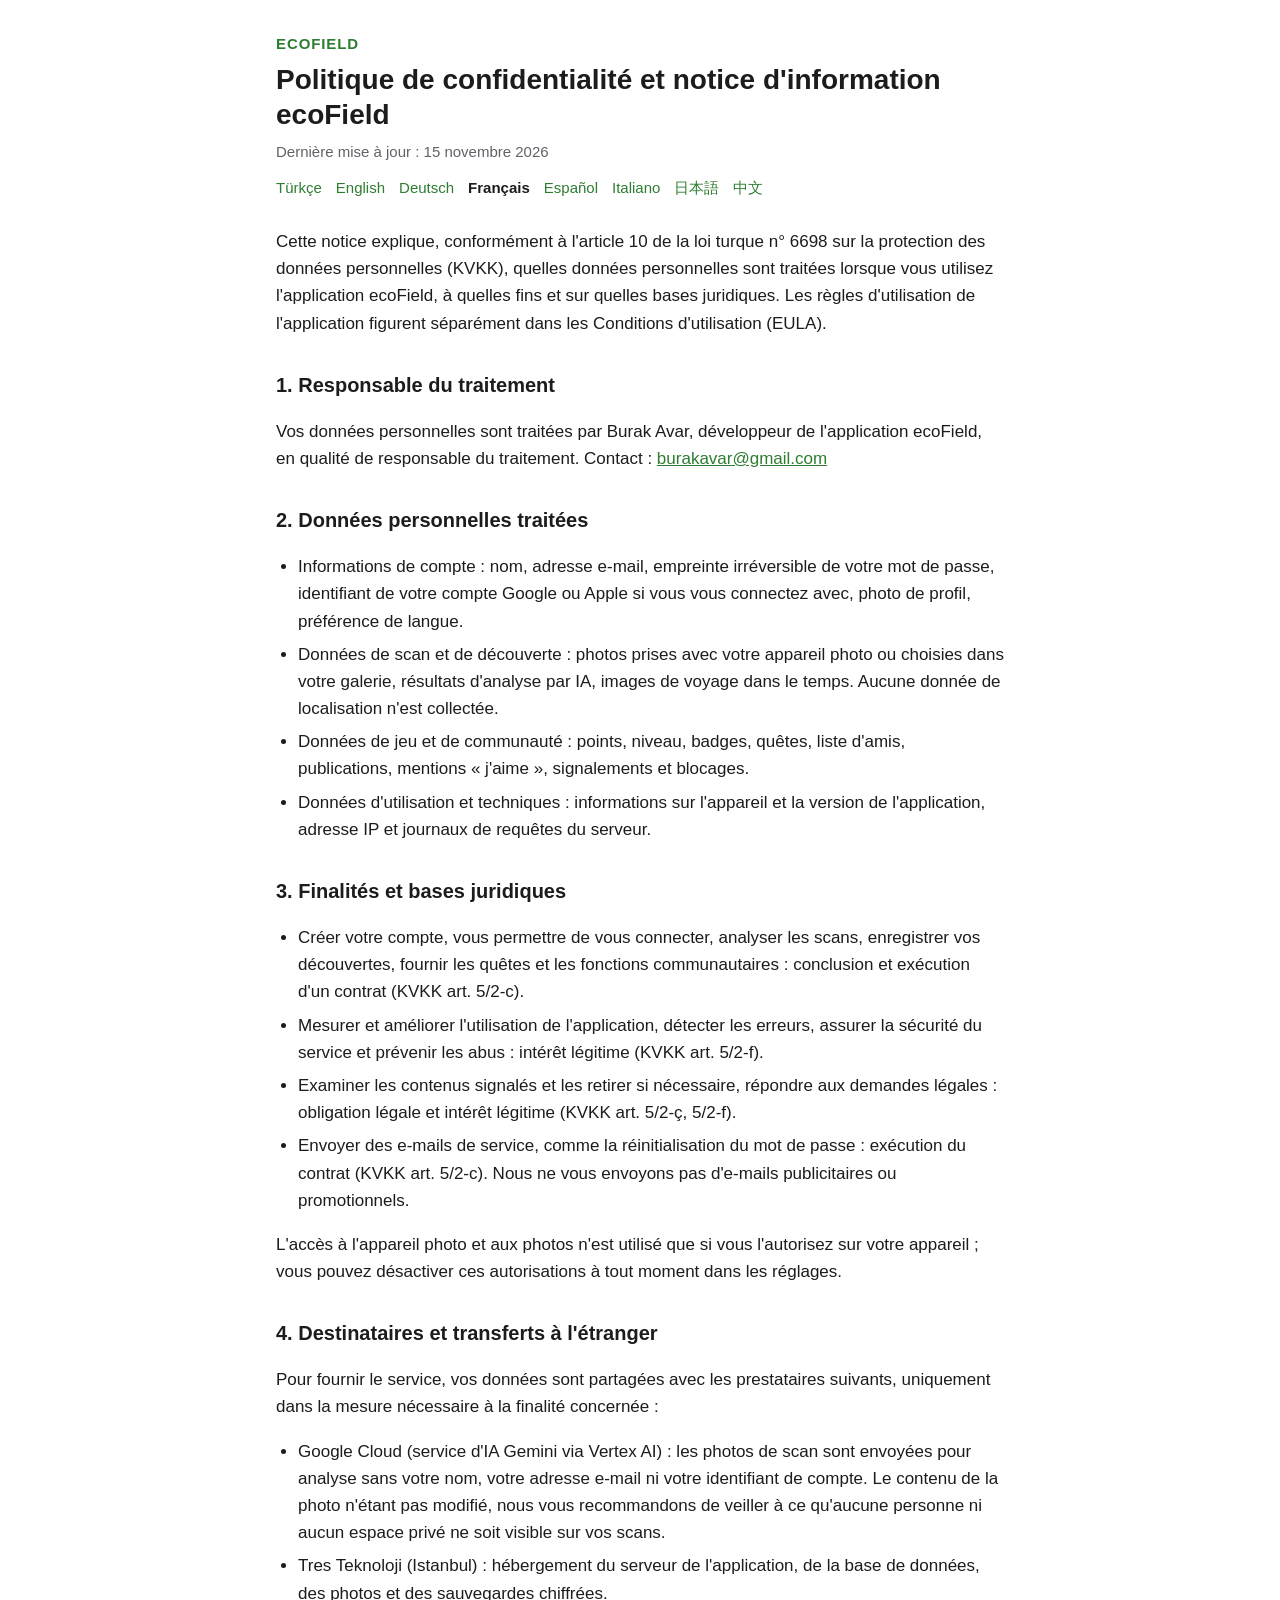
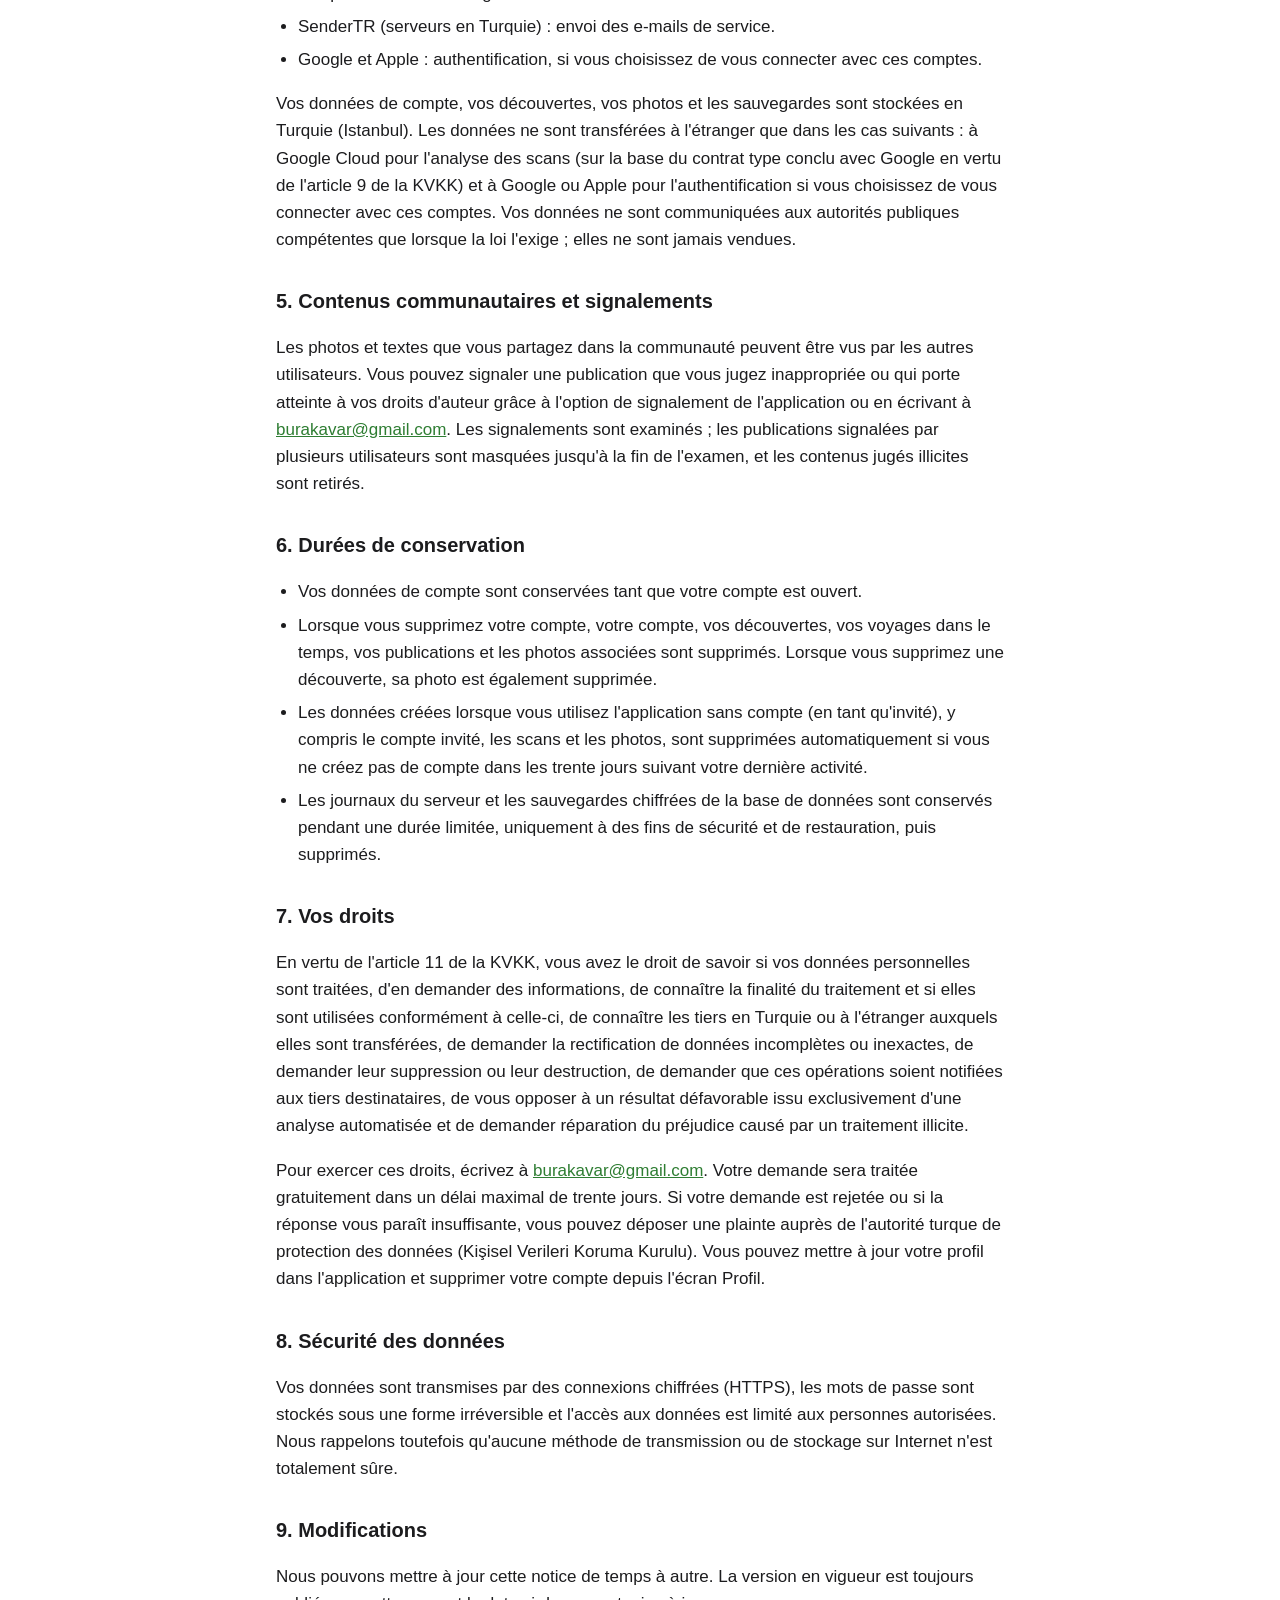
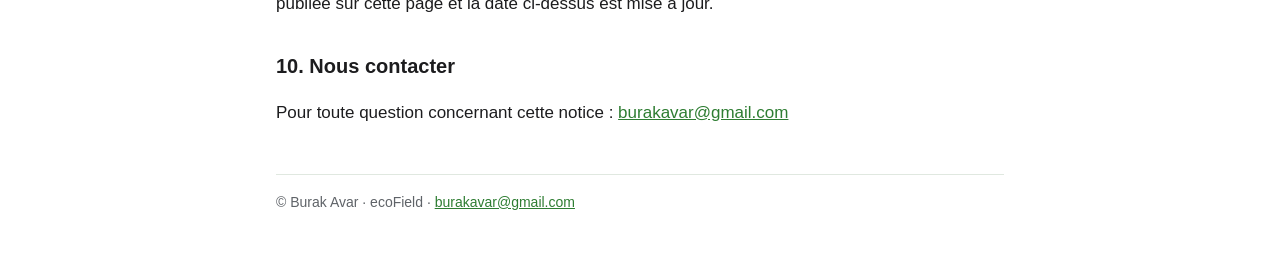
<file: fr.html>
<!DOCTYPE html>
<html lang="fr">
<head>
<meta charset="utf-8">
<meta name="viewport" content="width=device-width, initial-scale=1">
<title>Politique de confidentialité et notice d&#x27;information ecoField</title>
<link rel="stylesheet" href="style.css">
</head>
<body>
<main>
<header><div class="brand">ecoField</div><h1>Politique de confidentialité et notice d&#x27;information ecoField</h1><div class="meta">Dernière mise à jour : 15 novembre 2026</div><nav class="lang"><a href="tr.html" hreflang="tr">Türkçe</a><a href="en.html" hreflang="en">English</a><a href="de.html" hreflang="de">Deutsch</a><a href="fr.html" hreflang="fr" aria-current="page">Français</a><a href="es.html" hreflang="es">Español</a><a href="it.html" hreflang="it">Italiano</a><a href="ja.html" hreflang="ja">日本語</a><a href="zh.html" hreflang="zh">中文</a></nav></header>
<p>Cette notice explique, conformément à l&#x27;article 10 de la loi turque n° 6698 sur la protection des données personnelles (KVKK), quelles données personnelles sont traitées lorsque vous utilisez l&#x27;application ecoField, à quelles fins et sur quelles bases juridiques. Les règles d&#x27;utilisation de l&#x27;application figurent séparément dans les Conditions d&#x27;utilisation (EULA).</p>
<h2>1. Responsable du traitement</h2>
<p>Vos données personnelles sont traitées par Burak Avar, développeur de l&#x27;application ecoField, en qualité de responsable du traitement. Contact : <a href="mailto:burakavar@gmail.com">burakavar@gmail.com</a></p>
<h2>2. Données personnelles traitées</h2>
<ul>
<li>Informations de compte : nom, adresse e-mail, empreinte irréversible de votre mot de passe, identifiant de votre compte Google ou Apple si vous vous connectez avec, photo de profil, préférence de langue.</li>
<li>Données de scan et de découverte : photos prises avec votre appareil photo ou choisies dans votre galerie, résultats d&#x27;analyse par IA, images de voyage dans le temps. Aucune donnée de localisation n&#x27;est collectée.</li>
<li>Données de jeu et de communauté : points, niveau, badges, quêtes, liste d&#x27;amis, publications, mentions « j&#x27;aime », signalements et blocages.</li>
<li>Données d&#x27;utilisation et techniques : informations sur l&#x27;appareil et la version de l&#x27;application, adresse IP et journaux de requêtes du serveur.</li>
</ul>
<h2>3. Finalités et bases juridiques</h2>
<ul>
<li>Créer votre compte, vous permettre de vous connecter, analyser les scans, enregistrer vos découvertes, fournir les quêtes et les fonctions communautaires : conclusion et exécution d&#x27;un contrat (KVKK art. 5/2-c).</li>
<li>Mesurer et améliorer l&#x27;utilisation de l&#x27;application, détecter les erreurs, assurer la sécurité du service et prévenir les abus : intérêt légitime (KVKK art. 5/2-f).</li>
<li>Examiner les contenus signalés et les retirer si nécessaire, répondre aux demandes légales : obligation légale et intérêt légitime (KVKK art. 5/2-ç, 5/2-f).</li>
<li>Envoyer des e-mails de service, comme la réinitialisation du mot de passe : exécution du contrat (KVKK art. 5/2-c). Nous ne vous envoyons pas d&#x27;e-mails publicitaires ou promotionnels.</li>
</ul>
<p>L&#x27;accès à l&#x27;appareil photo et aux photos n&#x27;est utilisé que si vous l&#x27;autorisez sur votre appareil ; vous pouvez désactiver ces autorisations à tout moment dans les réglages.</p>
<h2>4. Destinataires et transferts à l&#x27;étranger</h2>
<p>Pour fournir le service, vos données sont partagées avec les prestataires suivants, uniquement dans la mesure nécessaire à la finalité concernée :</p>
<ul>
<li>Google Cloud (service d&#x27;IA Gemini via Vertex AI) : les photos de scan sont envoyées pour analyse sans votre nom, votre adresse e-mail ni votre identifiant de compte. Le contenu de la photo n&#x27;étant pas modifié, nous vous recommandons de veiller à ce qu&#x27;aucune personne ni aucun espace privé ne soit visible sur vos scans.</li>
<li>Tres Teknoloji (Istanbul) : hébergement du serveur de l&#x27;application, de la base de données, des photos et des sauvegardes chiffrées.</li>
<li>SenderTR (serveurs en Turquie) : envoi des e-mails de service.</li>
<li>Google et Apple : authentification, si vous choisissez de vous connecter avec ces comptes.</li>
</ul>
<p>Vos données de compte, vos découvertes, vos photos et les sauvegardes sont stockées en Turquie (Istanbul). Les données ne sont transférées à l&#x27;étranger que dans les cas suivants : à Google Cloud pour l&#x27;analyse des scans (sur la base du contrat type conclu avec Google en vertu de l&#x27;article 9 de la KVKK) et à Google ou Apple pour l&#x27;authentification si vous choisissez de vous connecter avec ces comptes. Vos données ne sont communiquées aux autorités publiques compétentes que lorsque la loi l&#x27;exige ; elles ne sont jamais vendues.</p>
<h2>5. Contenus communautaires et signalements</h2>
<p>Les photos et textes que vous partagez dans la communauté peuvent être vus par les autres utilisateurs. Vous pouvez signaler une publication que vous jugez inappropriée ou qui porte atteinte à vos droits d&#x27;auteur grâce à l&#x27;option de signalement de l&#x27;application ou en écrivant à <a href="mailto:burakavar@gmail.com">burakavar@gmail.com</a>. Les signalements sont examinés ; les publications signalées par plusieurs utilisateurs sont masquées jusqu&#x27;à la fin de l&#x27;examen, et les contenus jugés illicites sont retirés.</p>
<h2>6. Durées de conservation</h2>
<ul>
<li>Vos données de compte sont conservées tant que votre compte est ouvert.</li>
<li>Lorsque vous supprimez votre compte, votre compte, vos découvertes, vos voyages dans le temps, vos publications et les photos associées sont supprimés. Lorsque vous supprimez une découverte, sa photo est également supprimée.</li>
<li>Les données créées lorsque vous utilisez l&#x27;application sans compte (en tant qu&#x27;invité), y compris le compte invité, les scans et les photos, sont supprimées automatiquement si vous ne créez pas de compte dans les trente jours suivant votre dernière activité.</li>
<li>Les journaux du serveur et les sauvegardes chiffrées de la base de données sont conservés pendant une durée limitée, uniquement à des fins de sécurité et de restauration, puis supprimés.</li>
</ul>
<h2>7. Vos droits</h2>
<p>En vertu de l&#x27;article 11 de la KVKK, vous avez le droit de savoir si vos données personnelles sont traitées, d&#x27;en demander des informations, de connaître la finalité du traitement et si elles sont utilisées conformément à celle-ci, de connaître les tiers en Turquie ou à l&#x27;étranger auxquels elles sont transférées, de demander la rectification de données incomplètes ou inexactes, de demander leur suppression ou leur destruction, de demander que ces opérations soient notifiées aux tiers destinataires, de vous opposer à un résultat défavorable issu exclusivement d&#x27;une analyse automatisée et de demander réparation du préjudice causé par un traitement illicite.</p>
<p>Pour exercer ces droits, écrivez à <a href="mailto:burakavar@gmail.com">burakavar@gmail.com</a>. Votre demande sera traitée gratuitement dans un délai maximal de trente jours. Si votre demande est rejetée ou si la réponse vous paraît insuffisante, vous pouvez déposer une plainte auprès de l&#x27;autorité turque de protection des données (Kişisel Verileri Koruma Kurulu). Vous pouvez mettre à jour votre profil dans l&#x27;application et supprimer votre compte depuis l&#x27;écran Profil.</p>
<h2>8. Sécurité des données</h2>
<p>Vos données sont transmises par des connexions chiffrées (HTTPS), les mots de passe sont stockés sous une forme irréversible et l&#x27;accès aux données est limité aux personnes autorisées. Nous rappelons toutefois qu&#x27;aucune méthode de transmission ou de stockage sur Internet n&#x27;est totalement sûre.</p>
<h2>9. Modifications</h2>
<p>Nous pouvons mettre à jour cette notice de temps à autre. La version en vigueur est toujours publiée sur cette page et la date ci-dessus est mise à jour.</p>
<h2>10. Nous contacter</h2>
<p>Pour toute question concernant cette notice : <a href="mailto:burakavar@gmail.com">burakavar@gmail.com</a></p>
<footer>© Burak Avar · ecoField · <a href="mailto:burakavar@gmail.com">burakavar@gmail.com</a></footer>
</main>
</body>
</html>
</file>
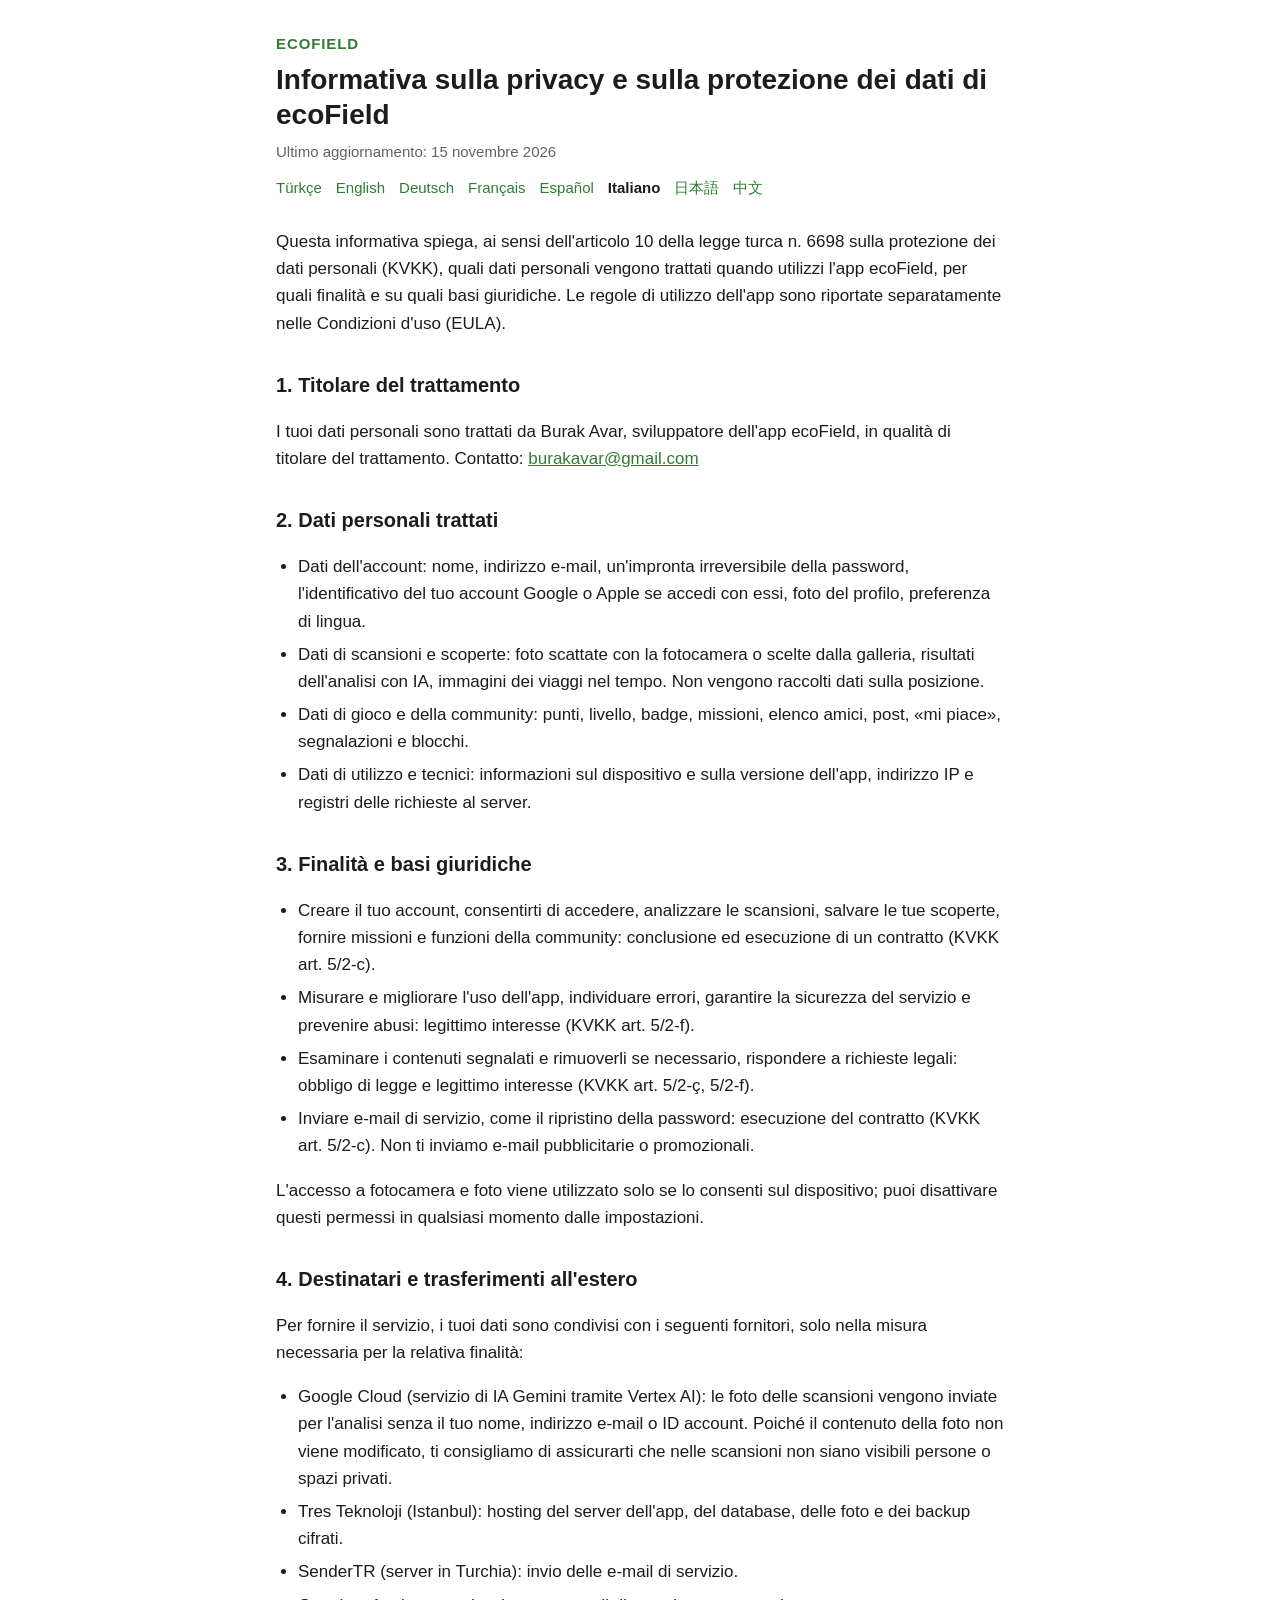
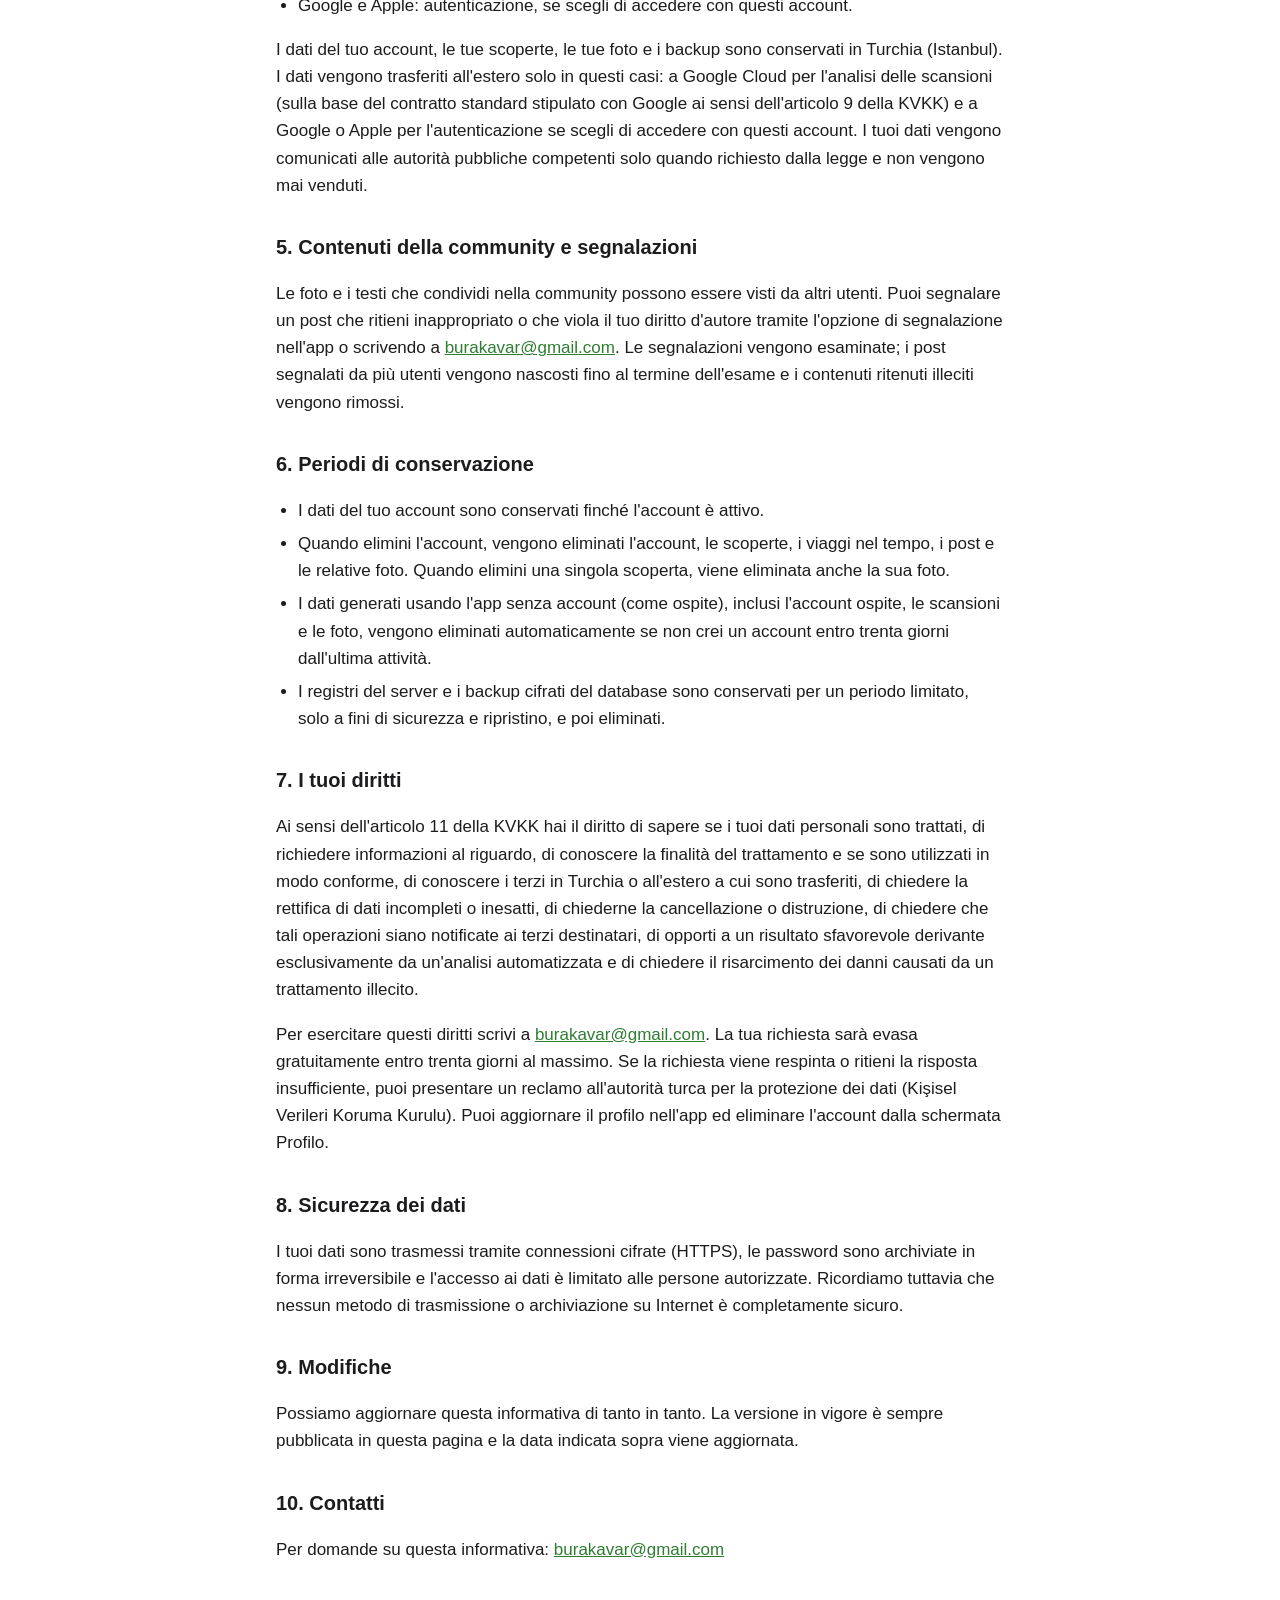
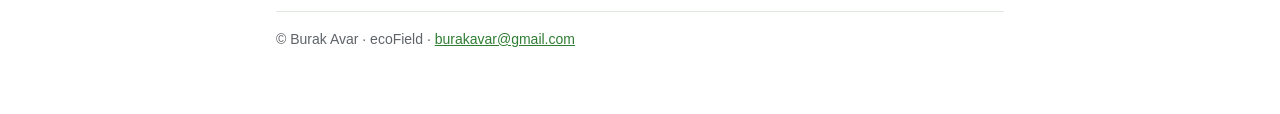
<file: it.html>
<!DOCTYPE html>
<html lang="it">
<head>
<meta charset="utf-8">
<meta name="viewport" content="width=device-width, initial-scale=1">
<title>Informativa sulla privacy e sulla protezione dei dati di ecoField</title>
<link rel="stylesheet" href="style.css">
</head>
<body>
<main>
<header><div class="brand">ecoField</div><h1>Informativa sulla privacy e sulla protezione dei dati di ecoField</h1><div class="meta">Ultimo aggiornamento: 15 novembre 2026</div><nav class="lang"><a href="tr.html" hreflang="tr">Türkçe</a><a href="en.html" hreflang="en">English</a><a href="de.html" hreflang="de">Deutsch</a><a href="fr.html" hreflang="fr">Français</a><a href="es.html" hreflang="es">Español</a><a href="it.html" hreflang="it" aria-current="page">Italiano</a><a href="ja.html" hreflang="ja">日本語</a><a href="zh.html" hreflang="zh">中文</a></nav></header>
<p>Questa informativa spiega, ai sensi dell&#x27;articolo 10 della legge turca n. 6698 sulla protezione dei dati personali (KVKK), quali dati personali vengono trattati quando utilizzi l&#x27;app ecoField, per quali finalità e su quali basi giuridiche. Le regole di utilizzo dell&#x27;app sono riportate separatamente nelle Condizioni d&#x27;uso (EULA).</p>
<h2>1. Titolare del trattamento</h2>
<p>I tuoi dati personali sono trattati da Burak Avar, sviluppatore dell&#x27;app ecoField, in qualità di titolare del trattamento. Contatto: <a href="mailto:burakavar@gmail.com">burakavar@gmail.com</a></p>
<h2>2. Dati personali trattati</h2>
<ul>
<li>Dati dell&#x27;account: nome, indirizzo e-mail, un&#x27;impronta irreversibile della password, l&#x27;identificativo del tuo account Google o Apple se accedi con essi, foto del profilo, preferenza di lingua.</li>
<li>Dati di scansioni e scoperte: foto scattate con la fotocamera o scelte dalla galleria, risultati dell&#x27;analisi con IA, immagini dei viaggi nel tempo. Non vengono raccolti dati sulla posizione.</li>
<li>Dati di gioco e della community: punti, livello, badge, missioni, elenco amici, post, «mi piace», segnalazioni e blocchi.</li>
<li>Dati di utilizzo e tecnici: informazioni sul dispositivo e sulla versione dell&#x27;app, indirizzo IP e registri delle richieste al server.</li>
</ul>
<h2>3. Finalità e basi giuridiche</h2>
<ul>
<li>Creare il tuo account, consentirti di accedere, analizzare le scansioni, salvare le tue scoperte, fornire missioni e funzioni della community: conclusione ed esecuzione di un contratto (KVKK art. 5/2-c).</li>
<li>Misurare e migliorare l&#x27;uso dell&#x27;app, individuare errori, garantire la sicurezza del servizio e prevenire abusi: legittimo interesse (KVKK art. 5/2-f).</li>
<li>Esaminare i contenuti segnalati e rimuoverli se necessario, rispondere a richieste legali: obbligo di legge e legittimo interesse (KVKK art. 5/2-ç, 5/2-f).</li>
<li>Inviare e-mail di servizio, come il ripristino della password: esecuzione del contratto (KVKK art. 5/2-c). Non ti inviamo e-mail pubblicitarie o promozionali.</li>
</ul>
<p>L&#x27;accesso a fotocamera e foto viene utilizzato solo se lo consenti sul dispositivo; puoi disattivare questi permessi in qualsiasi momento dalle impostazioni.</p>
<h2>4. Destinatari e trasferimenti all&#x27;estero</h2>
<p>Per fornire il servizio, i tuoi dati sono condivisi con i seguenti fornitori, solo nella misura necessaria per la relativa finalità:</p>
<ul>
<li>Google Cloud (servizio di IA Gemini tramite Vertex AI): le foto delle scansioni vengono inviate per l&#x27;analisi senza il tuo nome, indirizzo e-mail o ID account. Poiché il contenuto della foto non viene modificato, ti consigliamo di assicurarti che nelle scansioni non siano visibili persone o spazi privati.</li>
<li>Tres Teknoloji (Istanbul): hosting del server dell&#x27;app, del database, delle foto e dei backup cifrati.</li>
<li>SenderTR (server in Turchia): invio delle e-mail di servizio.</li>
<li>Google e Apple: autenticazione, se scegli di accedere con questi account.</li>
</ul>
<p>I dati del tuo account, le tue scoperte, le tue foto e i backup sono conservati in Turchia (Istanbul). I dati vengono trasferiti all&#x27;estero solo in questi casi: a Google Cloud per l&#x27;analisi delle scansioni (sulla base del contratto standard stipulato con Google ai sensi dell&#x27;articolo 9 della KVKK) e a Google o Apple per l&#x27;autenticazione se scegli di accedere con questi account. I tuoi dati vengono comunicati alle autorità pubbliche competenti solo quando richiesto dalla legge e non vengono mai venduti.</p>
<h2>5. Contenuti della community e segnalazioni</h2>
<p>Le foto e i testi che condividi nella community possono essere visti da altri utenti. Puoi segnalare un post che ritieni inappropriato o che viola il tuo diritto d&#x27;autore tramite l&#x27;opzione di segnalazione nell&#x27;app o scrivendo a <a href="mailto:burakavar@gmail.com">burakavar@gmail.com</a>. Le segnalazioni vengono esaminate; i post segnalati da più utenti vengono nascosti fino al termine dell&#x27;esame e i contenuti ritenuti illeciti vengono rimossi.</p>
<h2>6. Periodi di conservazione</h2>
<ul>
<li>I dati del tuo account sono conservati finché l&#x27;account è attivo.</li>
<li>Quando elimini l&#x27;account, vengono eliminati l&#x27;account, le scoperte, i viaggi nel tempo, i post e le relative foto. Quando elimini una singola scoperta, viene eliminata anche la sua foto.</li>
<li>I dati generati usando l&#x27;app senza account (come ospite), inclusi l&#x27;account ospite, le scansioni e le foto, vengono eliminati automaticamente se non crei un account entro trenta giorni dall&#x27;ultima attività.</li>
<li>I registri del server e i backup cifrati del database sono conservati per un periodo limitato, solo a fini di sicurezza e ripristino, e poi eliminati.</li>
</ul>
<h2>7. I tuoi diritti</h2>
<p>Ai sensi dell&#x27;articolo 11 della KVKK hai il diritto di sapere se i tuoi dati personali sono trattati, di richiedere informazioni al riguardo, di conoscere la finalità del trattamento e se sono utilizzati in modo conforme, di conoscere i terzi in Turchia o all&#x27;estero a cui sono trasferiti, di chiedere la rettifica di dati incompleti o inesatti, di chiederne la cancellazione o distruzione, di chiedere che tali operazioni siano notificate ai terzi destinatari, di opporti a un risultato sfavorevole derivante esclusivamente da un&#x27;analisi automatizzata e di chiedere il risarcimento dei danni causati da un trattamento illecito.</p>
<p>Per esercitare questi diritti scrivi a <a href="mailto:burakavar@gmail.com">burakavar@gmail.com</a>. La tua richiesta sarà evasa gratuitamente entro trenta giorni al massimo. Se la richiesta viene respinta o ritieni la risposta insufficiente, puoi presentare un reclamo all&#x27;autorità turca per la protezione dei dati (Kişisel Verileri Koruma Kurulu). Puoi aggiornare il profilo nell&#x27;app ed eliminare l&#x27;account dalla schermata Profilo.</p>
<h2>8. Sicurezza dei dati</h2>
<p>I tuoi dati sono trasmessi tramite connessioni cifrate (HTTPS), le password sono archiviate in forma irreversibile e l&#x27;accesso ai dati è limitato alle persone autorizzate. Ricordiamo tuttavia che nessun metodo di trasmissione o archiviazione su Internet è completamente sicuro.</p>
<h2>9. Modifiche</h2>
<p>Possiamo aggiornare questa informativa di tanto in tanto. La versione in vigore è sempre pubblicata in questa pagina e la data indicata sopra viene aggiornata.</p>
<h2>10. Contatti</h2>
<p>Per domande su questa informativa: <a href="mailto:burakavar@gmail.com">burakavar@gmail.com</a></p>
<footer>© Burak Avar · ecoField · <a href="mailto:burakavar@gmail.com">burakavar@gmail.com</a></footer>
</main>
</body>
</html>
</file>
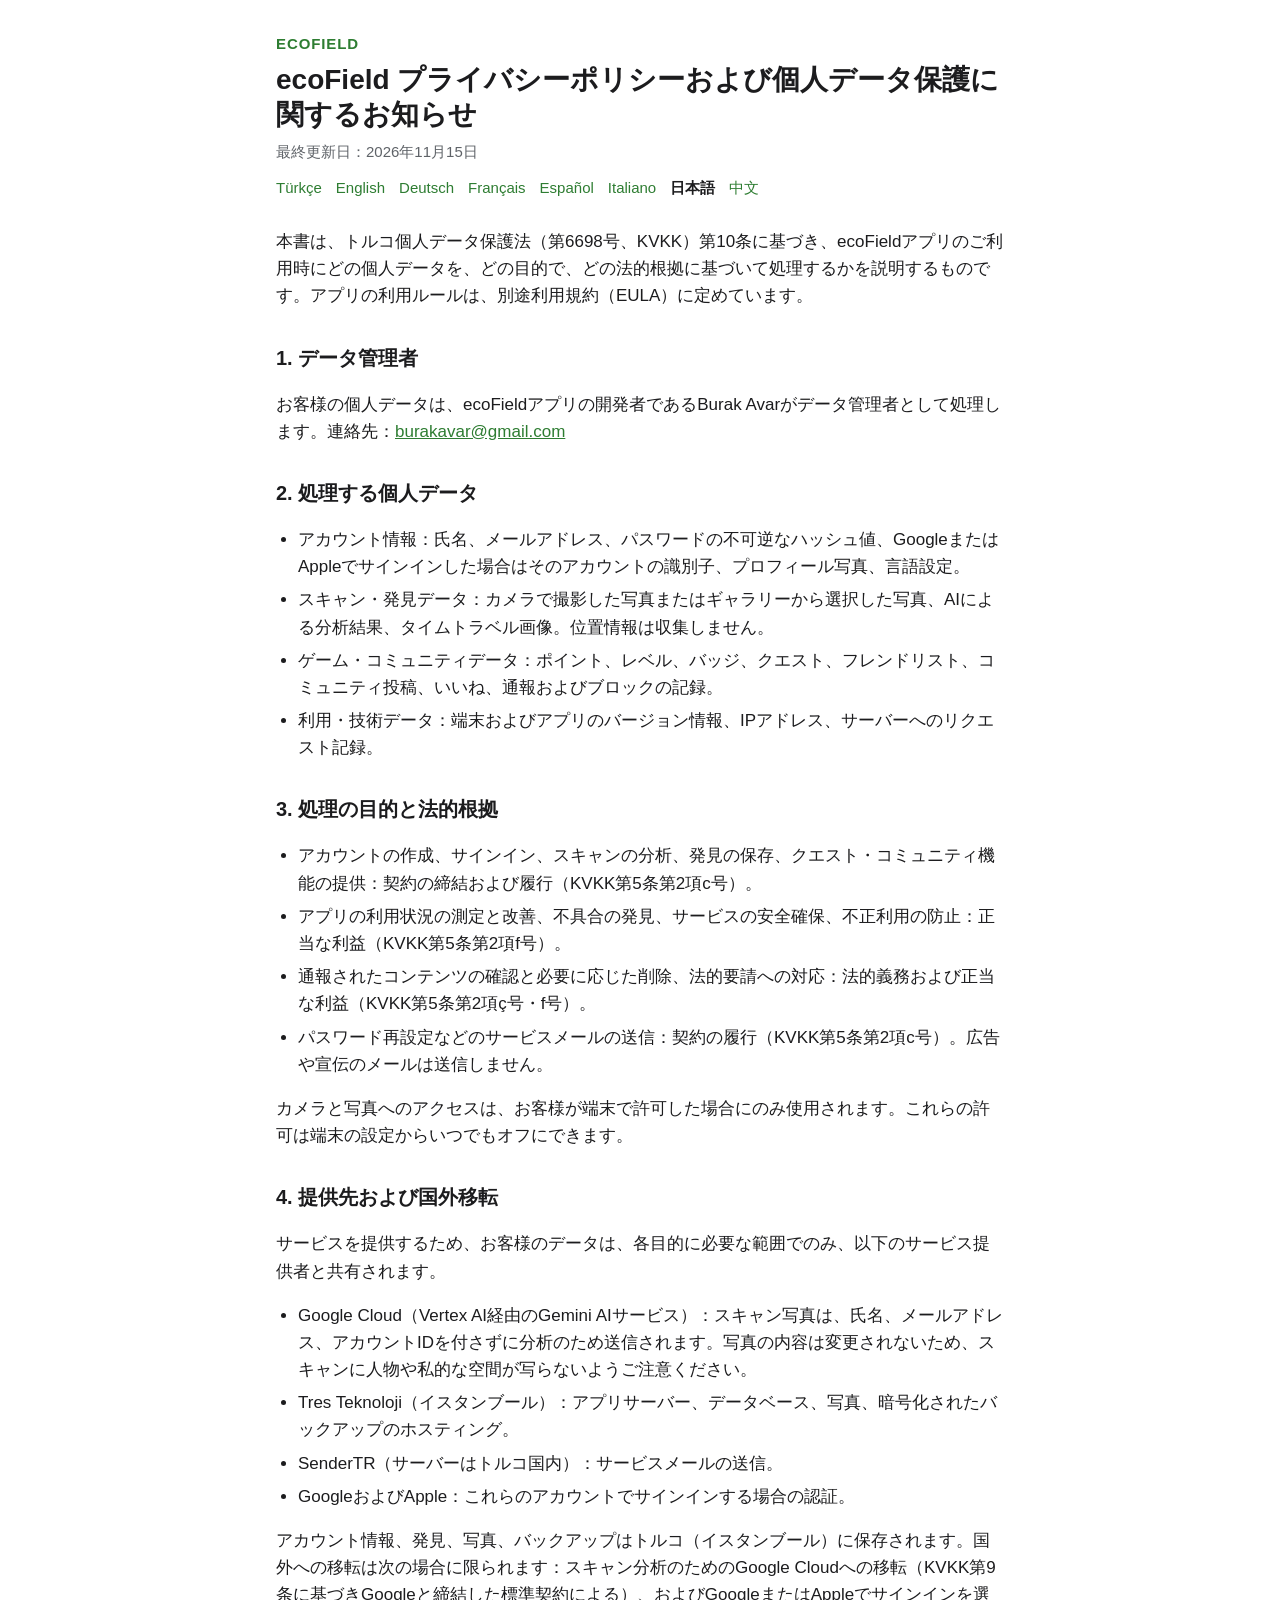
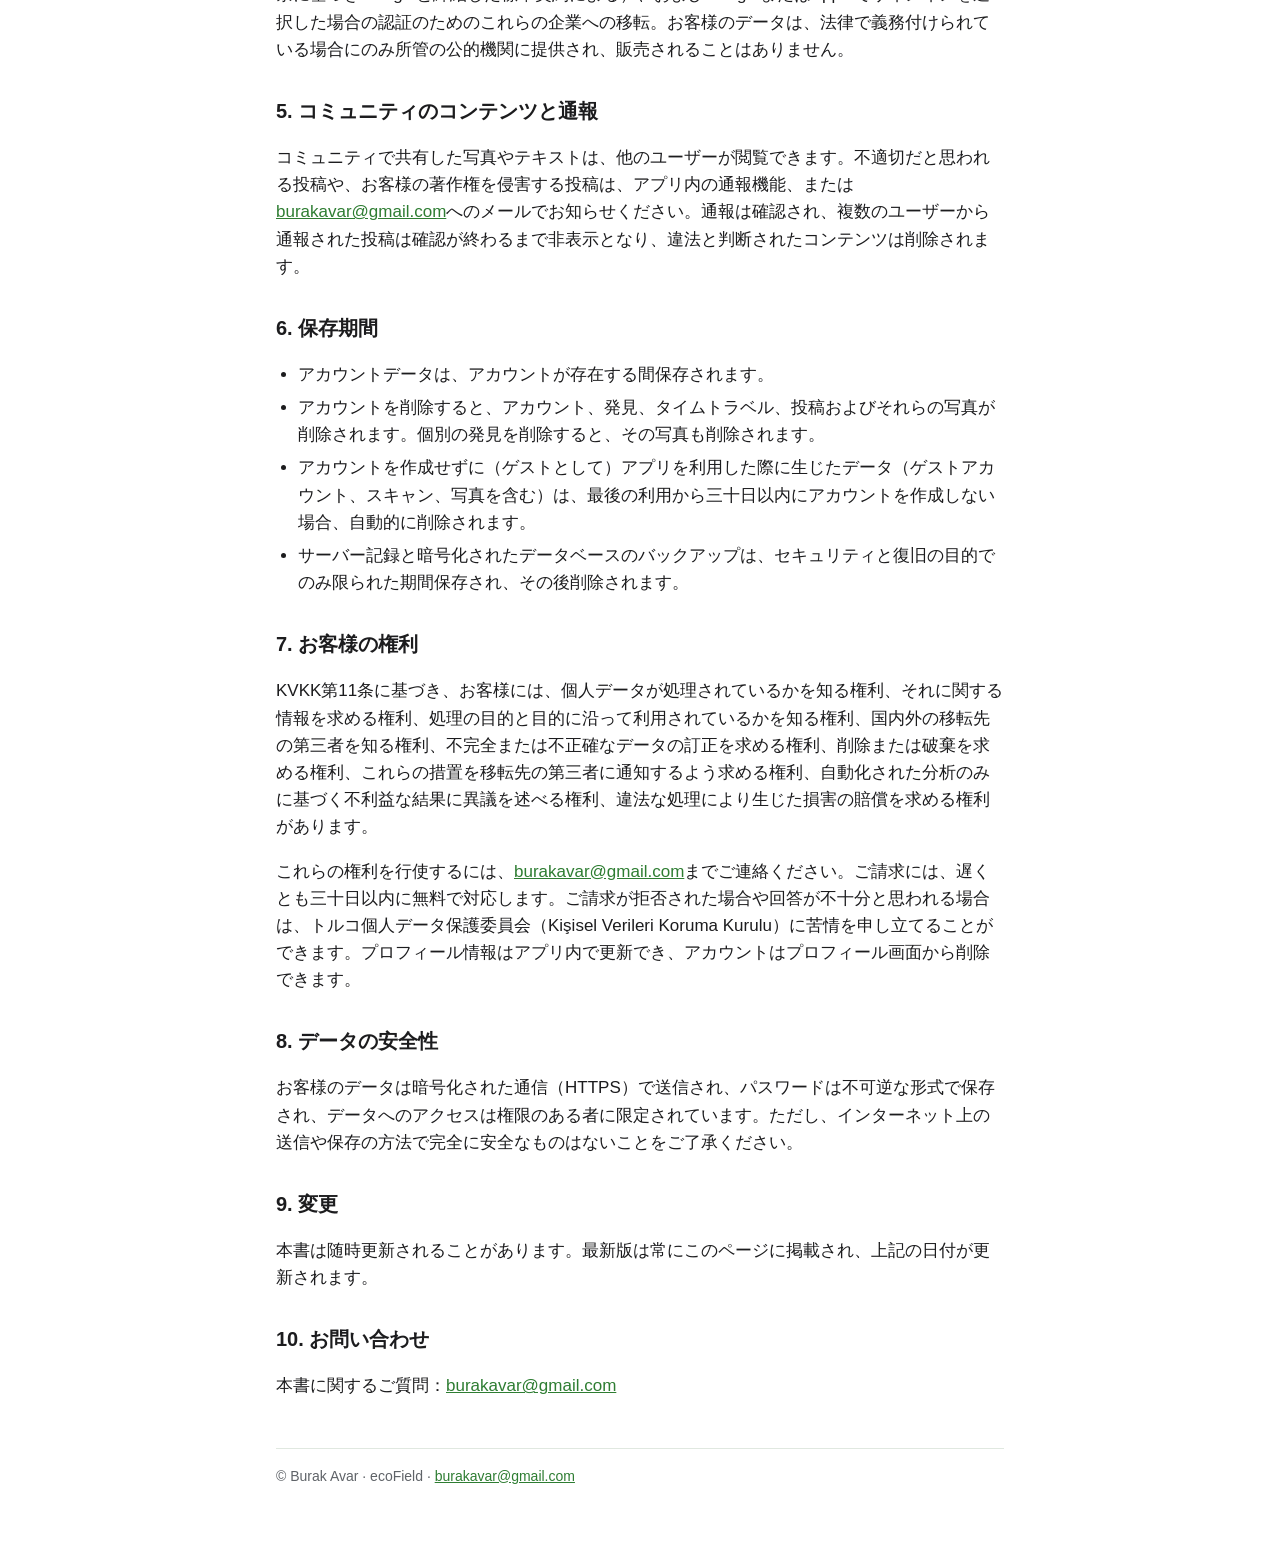
<file: ja.html>
<!DOCTYPE html>
<html lang="ja">
<head>
<meta charset="utf-8">
<meta name="viewport" content="width=device-width, initial-scale=1">
<title>ecoField プライバシーポリシーおよび個人データ保護に関するお知らせ</title>
<link rel="stylesheet" href="style.css">
</head>
<body>
<main>
<header><div class="brand">ecoField</div><h1>ecoField プライバシーポリシーおよび個人データ保護に関するお知らせ</h1><div class="meta">最終更新日：2026年11月15日</div><nav class="lang"><a href="tr.html" hreflang="tr">Türkçe</a><a href="en.html" hreflang="en">English</a><a href="de.html" hreflang="de">Deutsch</a><a href="fr.html" hreflang="fr">Français</a><a href="es.html" hreflang="es">Español</a><a href="it.html" hreflang="it">Italiano</a><a href="ja.html" hreflang="ja" aria-current="page">日本語</a><a href="zh.html" hreflang="zh">中文</a></nav></header>
<p>本書は、トルコ個人データ保護法（第6698号、KVKK）第10条に基づき、ecoFieldアプリのご利用時にどの個人データを、どの目的で、どの法的根拠に基づいて処理するかを説明するものです。アプリの利用ルールは、別途利用規約（EULA）に定めています。</p>
<h2>1. データ管理者</h2>
<p>お客様の個人データは、ecoFieldアプリの開発者であるBurak Avarがデータ管理者として処理します。連絡先：<a href="mailto:burakavar@gmail.com">burakavar@gmail.com</a></p>
<h2>2. 処理する個人データ</h2>
<ul>
<li>アカウント情報：氏名、メールアドレス、パスワードの不可逆なハッシュ値、GoogleまたはAppleでサインインした場合はそのアカウントの識別子、プロフィール写真、言語設定。</li>
<li>スキャン・発見データ：カメラで撮影した写真またはギャラリーから選択した写真、AIによる分析結果、タイムトラベル画像。位置情報は収集しません。</li>
<li>ゲーム・コミュニティデータ：ポイント、レベル、バッジ、クエスト、フレンドリスト、コミュニティ投稿、いいね、通報およびブロックの記録。</li>
<li>利用・技術データ：端末およびアプリのバージョン情報、IPアドレス、サーバーへのリクエスト記録。</li>
</ul>
<h2>3. 処理の目的と法的根拠</h2>
<ul>
<li>アカウントの作成、サインイン、スキャンの分析、発見の保存、クエスト・コミュニティ機能の提供：契約の締結および履行（KVKK第5条第2項c号）。</li>
<li>アプリの利用状況の測定と改善、不具合の発見、サービスの安全確保、不正利用の防止：正当な利益（KVKK第5条第2項f号）。</li>
<li>通報されたコンテンツの確認と必要に応じた削除、法的要請への対応：法的義務および正当な利益（KVKK第5条第2項ç号・f号）。</li>
<li>パスワード再設定などのサービスメールの送信：契約の履行（KVKK第5条第2項c号）。広告や宣伝のメールは送信しません。</li>
</ul>
<p>カメラと写真へのアクセスは、お客様が端末で許可した場合にのみ使用されます。これらの許可は端末の設定からいつでもオフにできます。</p>
<h2>4. 提供先および国外移転</h2>
<p>サービスを提供するため、お客様のデータは、各目的に必要な範囲でのみ、以下のサービス提供者と共有されます。</p>
<ul>
<li>Google Cloud（Vertex AI経由のGemini AIサービス）：スキャン写真は、氏名、メールアドレス、アカウントIDを付さずに分析のため送信されます。写真の内容は変更されないため、スキャンに人物や私的な空間が写らないようご注意ください。</li>
<li>Tres Teknoloji（イスタンブール）：アプリサーバー、データベース、写真、暗号化されたバックアップのホスティング。</li>
<li>SenderTR（サーバーはトルコ国内）：サービスメールの送信。</li>
<li>GoogleおよびApple：これらのアカウントでサインインする場合の認証。</li>
</ul>
<p>アカウント情報、発見、写真、バックアップはトルコ（イスタンブール）に保存されます。国外への移転は次の場合に限られます：スキャン分析のためのGoogle Cloudへの移転（KVKK第9条に基づきGoogleと締結した標準契約による）、およびGoogleまたはAppleでサインインを選択した場合の認証のためのこれらの企業への移転。お客様のデータは、法律で義務付けられている場合にのみ所管の公的機関に提供され、販売されることはありません。</p>
<h2>5. コミュニティのコンテンツと通報</h2>
<p>コミュニティで共有した写真やテキストは、他のユーザーが閲覧できます。不適切だと思われる投稿や、お客様の著作権を侵害する投稿は、アプリ内の通報機能、または<a href="mailto:burakavar@gmail.com">burakavar@gmail.com</a>へのメールでお知らせください。通報は確認され、複数のユーザーから通報された投稿は確認が終わるまで非表示となり、違法と判断されたコンテンツは削除されます。</p>
<h2>6. 保存期間</h2>
<ul>
<li>アカウントデータは、アカウントが存在する間保存されます。</li>
<li>アカウントを削除すると、アカウント、発見、タイムトラベル、投稿およびそれらの写真が削除されます。個別の発見を削除すると、その写真も削除されます。</li>
<li>アカウントを作成せずに（ゲストとして）アプリを利用した際に生じたデータ（ゲストアカウント、スキャン、写真を含む）は、最後の利用から三十日以内にアカウントを作成しない場合、自動的に削除されます。</li>
<li>サーバー記録と暗号化されたデータベースのバックアップは、セキュリティと復旧の目的でのみ限られた期間保存され、その後削除されます。</li>
</ul>
<h2>7. お客様の権利</h2>
<p>KVKK第11条に基づき、お客様には、個人データが処理されているかを知る権利、それに関する情報を求める権利、処理の目的と目的に沿って利用されているかを知る権利、国内外の移転先の第三者を知る権利、不完全または不正確なデータの訂正を求める権利、削除または破棄を求める権利、これらの措置を移転先の第三者に通知するよう求める権利、自動化された分析のみに基づく不利益な結果に異議を述べる権利、違法な処理により生じた損害の賠償を求める権利があります。</p>
<p>これらの権利を行使するには、<a href="mailto:burakavar@gmail.com">burakavar@gmail.com</a>までご連絡ください。ご請求には、遅くとも三十日以内に無料で対応します。ご請求が拒否された場合や回答が不十分と思われる場合は、トルコ個人データ保護委員会（Kişisel Verileri Koruma Kurulu）に苦情を申し立てることができます。プロフィール情報はアプリ内で更新でき、アカウントはプロフィール画面から削除できます。</p>
<h2>8. データの安全性</h2>
<p>お客様のデータは暗号化された通信（HTTPS）で送信され、パスワードは不可逆な形式で保存され、データへのアクセスは権限のある者に限定されています。ただし、インターネット上の送信や保存の方法で完全に安全なものはないことをご了承ください。</p>
<h2>9. 変更</h2>
<p>本書は随時更新されることがあります。最新版は常にこのページに掲載され、上記の日付が更新されます。</p>
<h2>10. お問い合わせ</h2>
<p>本書に関するご質問：<a href="mailto:burakavar@gmail.com">burakavar@gmail.com</a></p>
<footer>© Burak Avar · ecoField · <a href="mailto:burakavar@gmail.com">burakavar@gmail.com</a></footer>
</main>
</body>
</html>
</file>
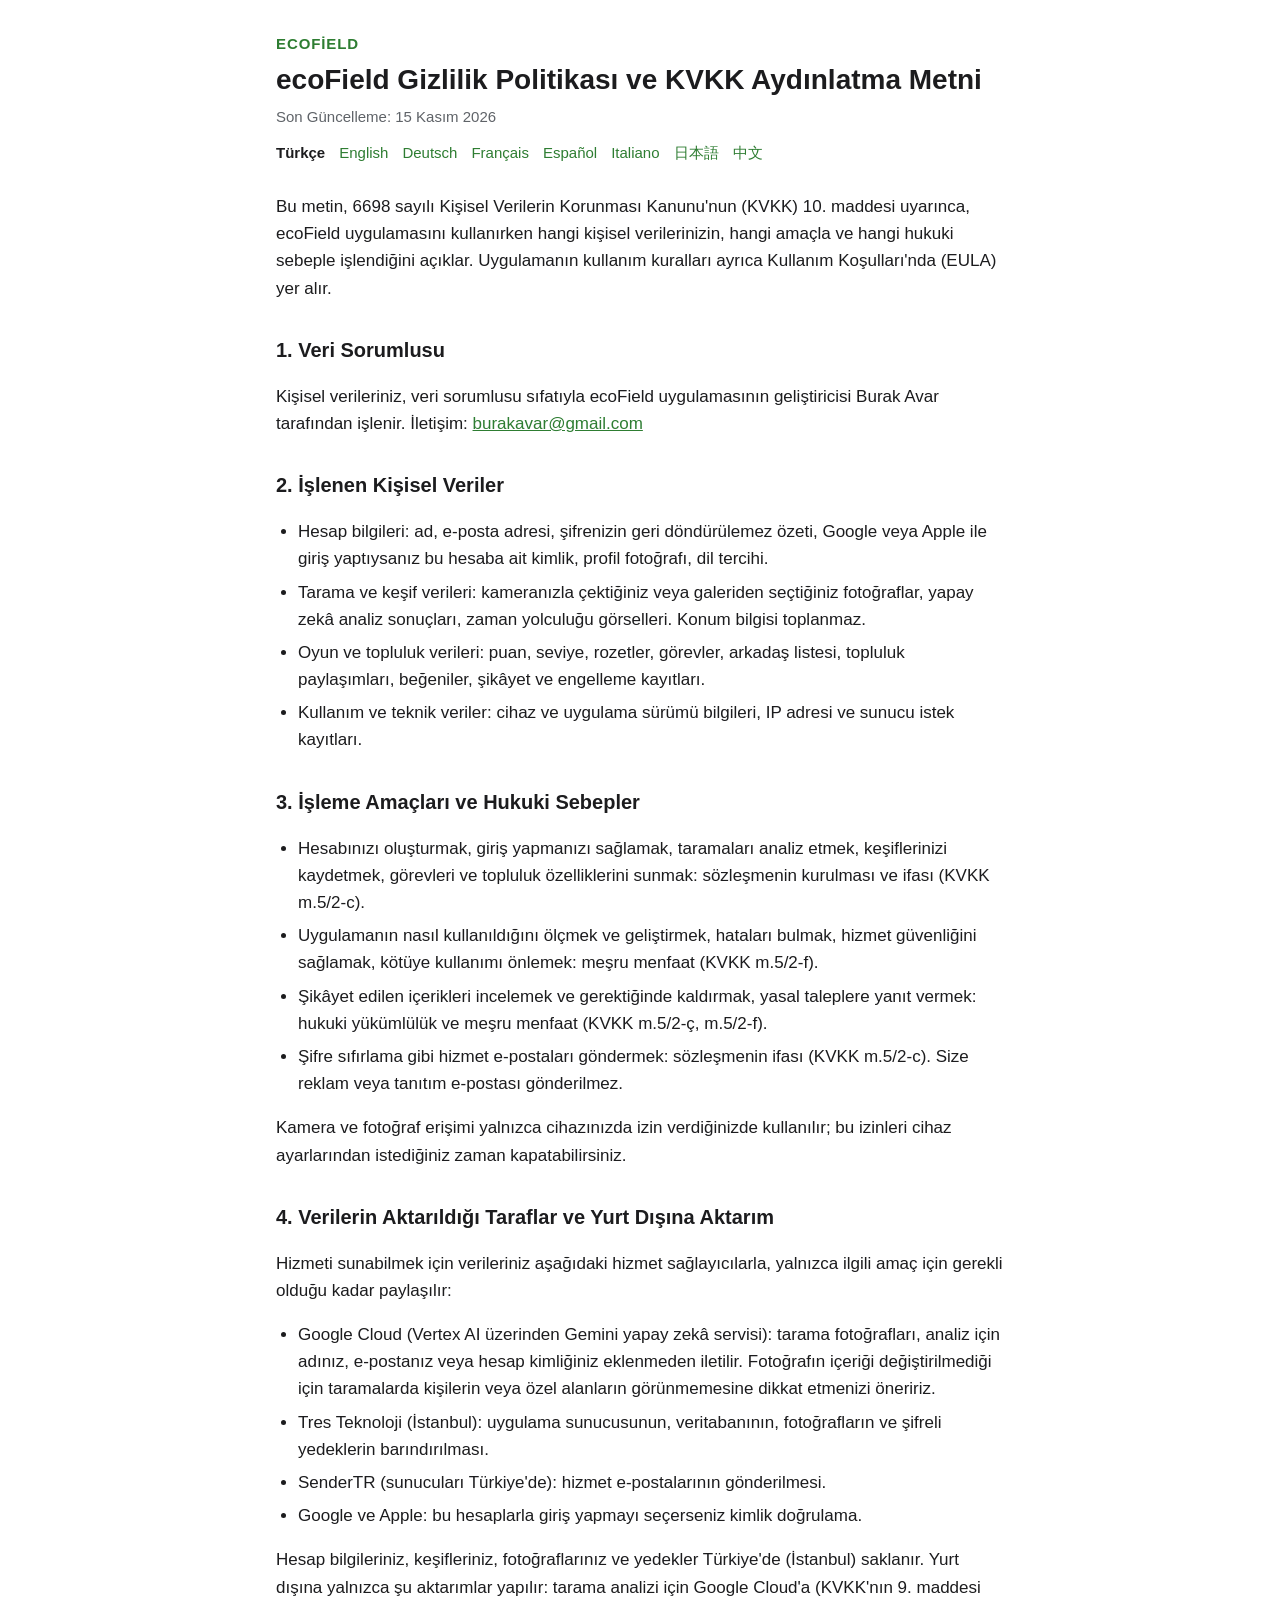
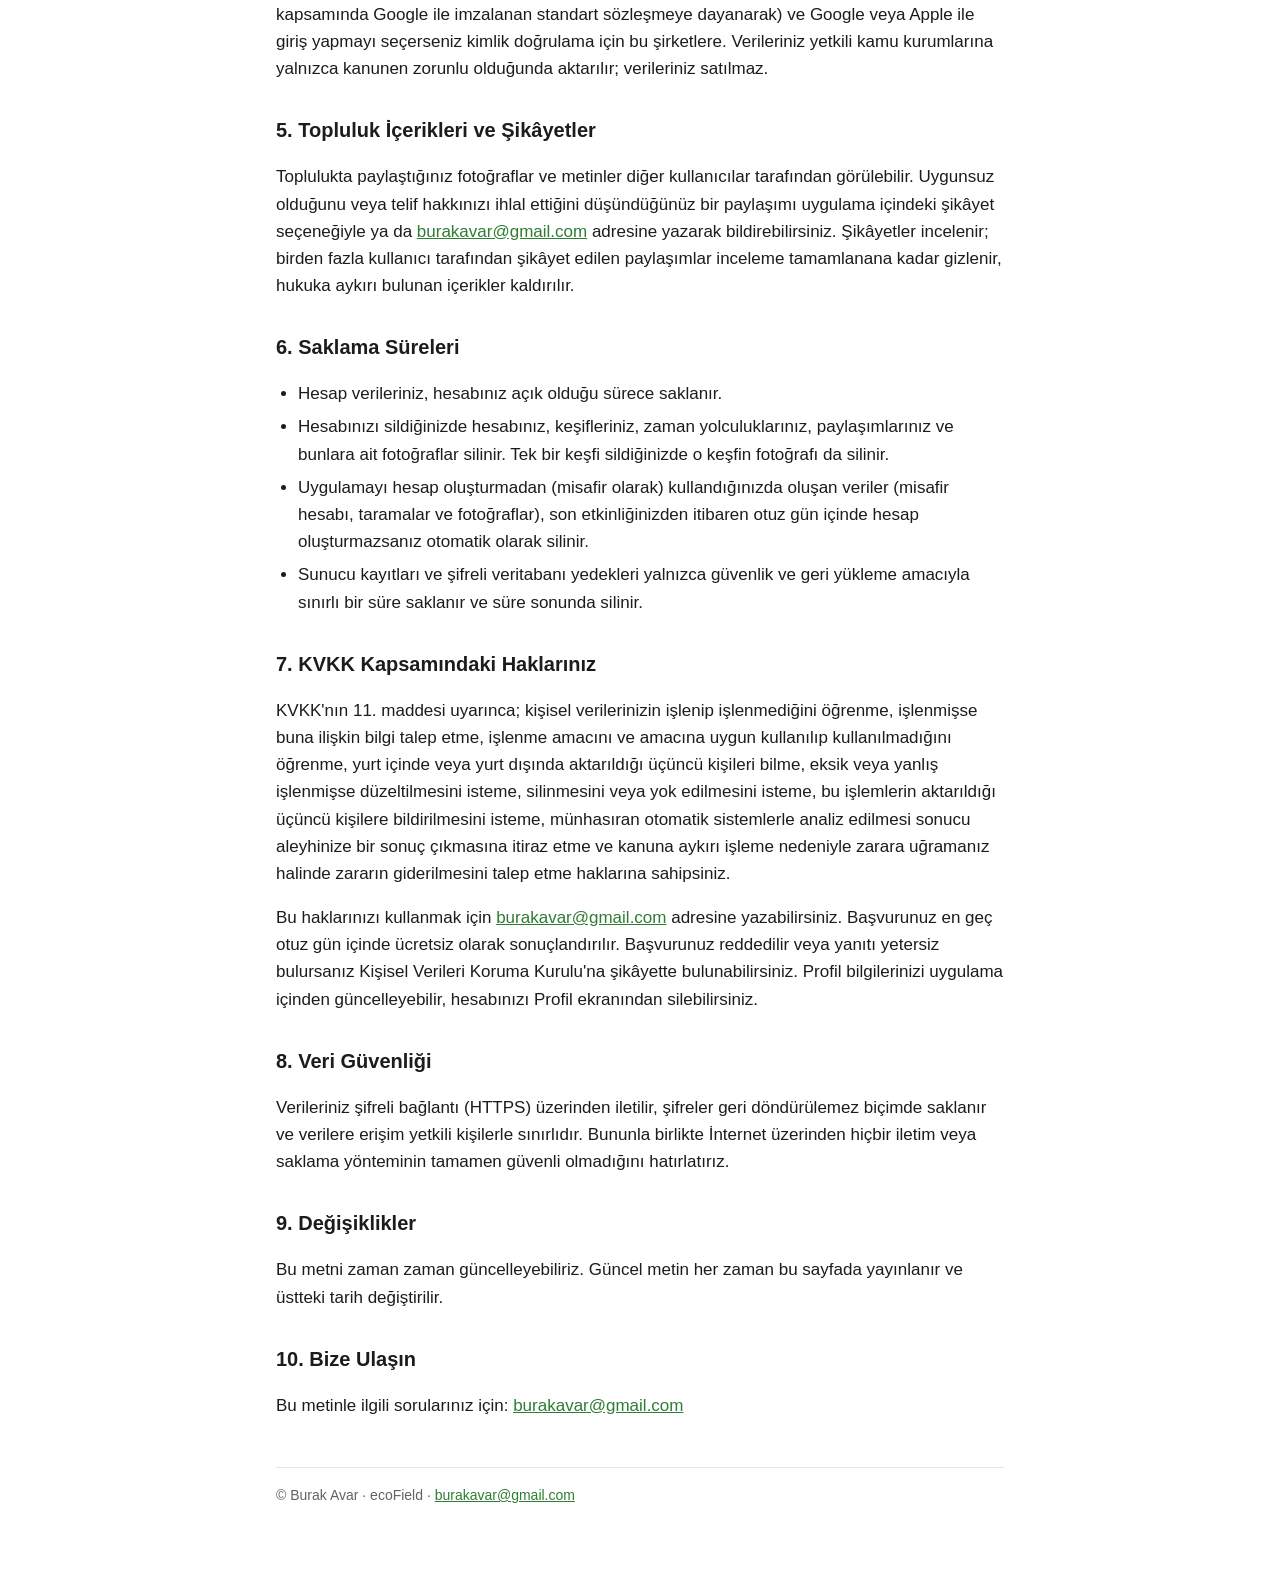
<file: tr.html>
<!DOCTYPE html>
<html lang="tr">
<head>
<meta charset="utf-8">
<meta name="viewport" content="width=device-width, initial-scale=1">
<title>ecoField Gizlilik Politikası ve KVKK Aydınlatma Metni</title>
<link rel="stylesheet" href="style.css">
</head>
<body>
<main>
<header><div class="brand">ecoField</div><h1>ecoField Gizlilik Politikası ve KVKK Aydınlatma Metni</h1><div class="meta">Son Güncelleme: 15 Kasım 2026</div><nav class="lang"><a href="tr.html" hreflang="tr" aria-current="page">Türkçe</a><a href="en.html" hreflang="en">English</a><a href="de.html" hreflang="de">Deutsch</a><a href="fr.html" hreflang="fr">Français</a><a href="es.html" hreflang="es">Español</a><a href="it.html" hreflang="it">Italiano</a><a href="ja.html" hreflang="ja">日本語</a><a href="zh.html" hreflang="zh">中文</a></nav></header>
<p>Bu metin, 6698 sayılı Kişisel Verilerin Korunması Kanunu&#x27;nun (KVKK) 10. maddesi uyarınca, ecoField uygulamasını kullanırken hangi kişisel verilerinizin, hangi amaçla ve hangi hukuki sebeple işlendiğini açıklar. Uygulamanın kullanım kuralları ayrıca Kullanım Koşulları&#x27;nda (EULA) yer alır.</p>
<h2>1. Veri Sorumlusu</h2>
<p>Kişisel verileriniz, veri sorumlusu sıfatıyla ecoField uygulamasının geliştiricisi Burak Avar tarafından işlenir. İletişim: <a href="mailto:burakavar@gmail.com">burakavar@gmail.com</a></p>
<h2>2. İşlenen Kişisel Veriler</h2>
<ul>
<li>Hesap bilgileri: ad, e-posta adresi, şifrenizin geri döndürülemez özeti, Google veya Apple ile giriş yaptıysanız bu hesaba ait kimlik, profil fotoğrafı, dil tercihi.</li>
<li>Tarama ve keşif verileri: kameranızla çektiğiniz veya galeriden seçtiğiniz fotoğraflar, yapay zekâ analiz sonuçları, zaman yolculuğu görselleri. Konum bilgisi toplanmaz.</li>
<li>Oyun ve topluluk verileri: puan, seviye, rozetler, görevler, arkadaş listesi, topluluk paylaşımları, beğeniler, şikâyet ve engelleme kayıtları.</li>
<li>Kullanım ve teknik veriler: cihaz ve uygulama sürümü bilgileri, IP adresi ve sunucu istek kayıtları.</li>
</ul>
<h2>3. İşleme Amaçları ve Hukuki Sebepler</h2>
<ul>
<li>Hesabınızı oluşturmak, giriş yapmanızı sağlamak, taramaları analiz etmek, keşiflerinizi kaydetmek, görevleri ve topluluk özelliklerini sunmak: sözleşmenin kurulması ve ifası (KVKK m.5/2-c).</li>
<li>Uygulamanın nasıl kullanıldığını ölçmek ve geliştirmek, hataları bulmak, hizmet güvenliğini sağlamak, kötüye kullanımı önlemek: meşru menfaat (KVKK m.5/2-f).</li>
<li>Şikâyet edilen içerikleri incelemek ve gerektiğinde kaldırmak, yasal taleplere yanıt vermek: hukuki yükümlülük ve meşru menfaat (KVKK m.5/2-ç, m.5/2-f).</li>
<li>Şifre sıfırlama gibi hizmet e-postaları göndermek: sözleşmenin ifası (KVKK m.5/2-c). Size reklam veya tanıtım e-postası gönderilmez.</li>
</ul>
<p>Kamera ve fotoğraf erişimi yalnızca cihazınızda izin verdiğinizde kullanılır; bu izinleri cihaz ayarlarından istediğiniz zaman kapatabilirsiniz.</p>
<h2>4. Verilerin Aktarıldığı Taraflar ve Yurt Dışına Aktarım</h2>
<p>Hizmeti sunabilmek için verileriniz aşağıdaki hizmet sağlayıcılarla, yalnızca ilgili amaç için gerekli olduğu kadar paylaşılır:</p>
<ul>
<li>Google Cloud (Vertex AI üzerinden Gemini yapay zekâ servisi): tarama fotoğrafları, analiz için adınız, e-postanız veya hesap kimliğiniz eklenmeden iletilir. Fotoğrafın içeriği değiştirilmediği için taramalarda kişilerin veya özel alanların görünmemesine dikkat etmenizi öneririz.</li>
<li>Tres Teknoloji (İstanbul): uygulama sunucusunun, veritabanının, fotoğrafların ve şifreli yedeklerin barındırılması.</li>
<li>SenderTR (sunucuları Türkiye&#x27;de): hizmet e-postalarının gönderilmesi.</li>
<li>Google ve Apple: bu hesaplarla giriş yapmayı seçerseniz kimlik doğrulama.</li>
</ul>
<p>Hesap bilgileriniz, keşifleriniz, fotoğraflarınız ve yedekler Türkiye&#x27;de (İstanbul) saklanır. Yurt dışına yalnızca şu aktarımlar yapılır: tarama analizi için Google Cloud&#x27;a (KVKK&#x27;nın 9. maddesi kapsamında Google ile imzalanan standart sözleşmeye dayanarak) ve Google veya Apple ile giriş yapmayı seçerseniz kimlik doğrulama için bu şirketlere. Verileriniz yetkili kamu kurumlarına yalnızca kanunen zorunlu olduğunda aktarılır; verileriniz satılmaz.</p>
<h2>5. Topluluk İçerikleri ve Şikâyetler</h2>
<p>Toplulukta paylaştığınız fotoğraflar ve metinler diğer kullanıcılar tarafından görülebilir. Uygunsuz olduğunu veya telif hakkınızı ihlal ettiğini düşündüğünüz bir paylaşımı uygulama içindeki şikâyet seçeneğiyle ya da <a href="mailto:burakavar@gmail.com">burakavar@gmail.com</a> adresine yazarak bildirebilirsiniz. Şikâyetler incelenir; birden fazla kullanıcı tarafından şikâyet edilen paylaşımlar inceleme tamamlanana kadar gizlenir, hukuka aykırı bulunan içerikler kaldırılır.</p>
<h2>6. Saklama Süreleri</h2>
<ul>
<li>Hesap verileriniz, hesabınız açık olduğu sürece saklanır.</li>
<li>Hesabınızı sildiğinizde hesabınız, keşifleriniz, zaman yolculuklarınız, paylaşımlarınız ve bunlara ait fotoğraflar silinir. Tek bir keşfi sildiğinizde o keşfin fotoğrafı da silinir.</li>
<li>Uygulamayı hesap oluşturmadan (misafir olarak) kullandığınızda oluşan veriler (misafir hesabı, taramalar ve fotoğraflar), son etkinliğinizden itibaren otuz gün içinde hesap oluşturmazsanız otomatik olarak silinir.</li>
<li>Sunucu kayıtları ve şifreli veritabanı yedekleri yalnızca güvenlik ve geri yükleme amacıyla sınırlı bir süre saklanır ve süre sonunda silinir.</li>
</ul>
<h2>7. KVKK Kapsamındaki Haklarınız</h2>
<p>KVKK&#x27;nın 11. maddesi uyarınca; kişisel verilerinizin işlenip işlenmediğini öğrenme, işlenmişse buna ilişkin bilgi talep etme, işlenme amacını ve amacına uygun kullanılıp kullanılmadığını öğrenme, yurt içinde veya yurt dışında aktarıldığı üçüncü kişileri bilme, eksik veya yanlış işlenmişse düzeltilmesini isteme, silinmesini veya yok edilmesini isteme, bu işlemlerin aktarıldığı üçüncü kişilere bildirilmesini isteme, münhasıran otomatik sistemlerle analiz edilmesi sonucu aleyhinize bir sonuç çıkmasına itiraz etme ve kanuna aykırı işleme nedeniyle zarara uğramanız halinde zararın giderilmesini talep etme haklarına sahipsiniz.</p>
<p>Bu haklarınızı kullanmak için <a href="mailto:burakavar@gmail.com">burakavar@gmail.com</a> adresine yazabilirsiniz. Başvurunuz en geç otuz gün içinde ücretsiz olarak sonuçlandırılır. Başvurunuz reddedilir veya yanıtı yetersiz bulursanız Kişisel Verileri Koruma Kurulu&#x27;na şikâyette bulunabilirsiniz. Profil bilgilerinizi uygulama içinden güncelleyebilir, hesabınızı Profil ekranından silebilirsiniz.</p>
<h2>8. Veri Güvenliği</h2>
<p>Verileriniz şifreli bağlantı (HTTPS) üzerinden iletilir, şifreler geri döndürülemez biçimde saklanır ve verilere erişim yetkili kişilerle sınırlıdır. Bununla birlikte İnternet üzerinden hiçbir iletim veya saklama yönteminin tamamen güvenli olmadığını hatırlatırız.</p>
<h2>9. Değişiklikler</h2>
<p>Bu metni zaman zaman güncelleyebiliriz. Güncel metin her zaman bu sayfada yayınlanır ve üstteki tarih değiştirilir.</p>
<h2>10. Bize Ulaşın</h2>
<p>Bu metinle ilgili sorularınız için: <a href="mailto:burakavar@gmail.com">burakavar@gmail.com</a></p>
<footer>© Burak Avar · ecoField · <a href="mailto:burakavar@gmail.com">burakavar@gmail.com</a></footer>
</main>
</body>
</html>
</file>
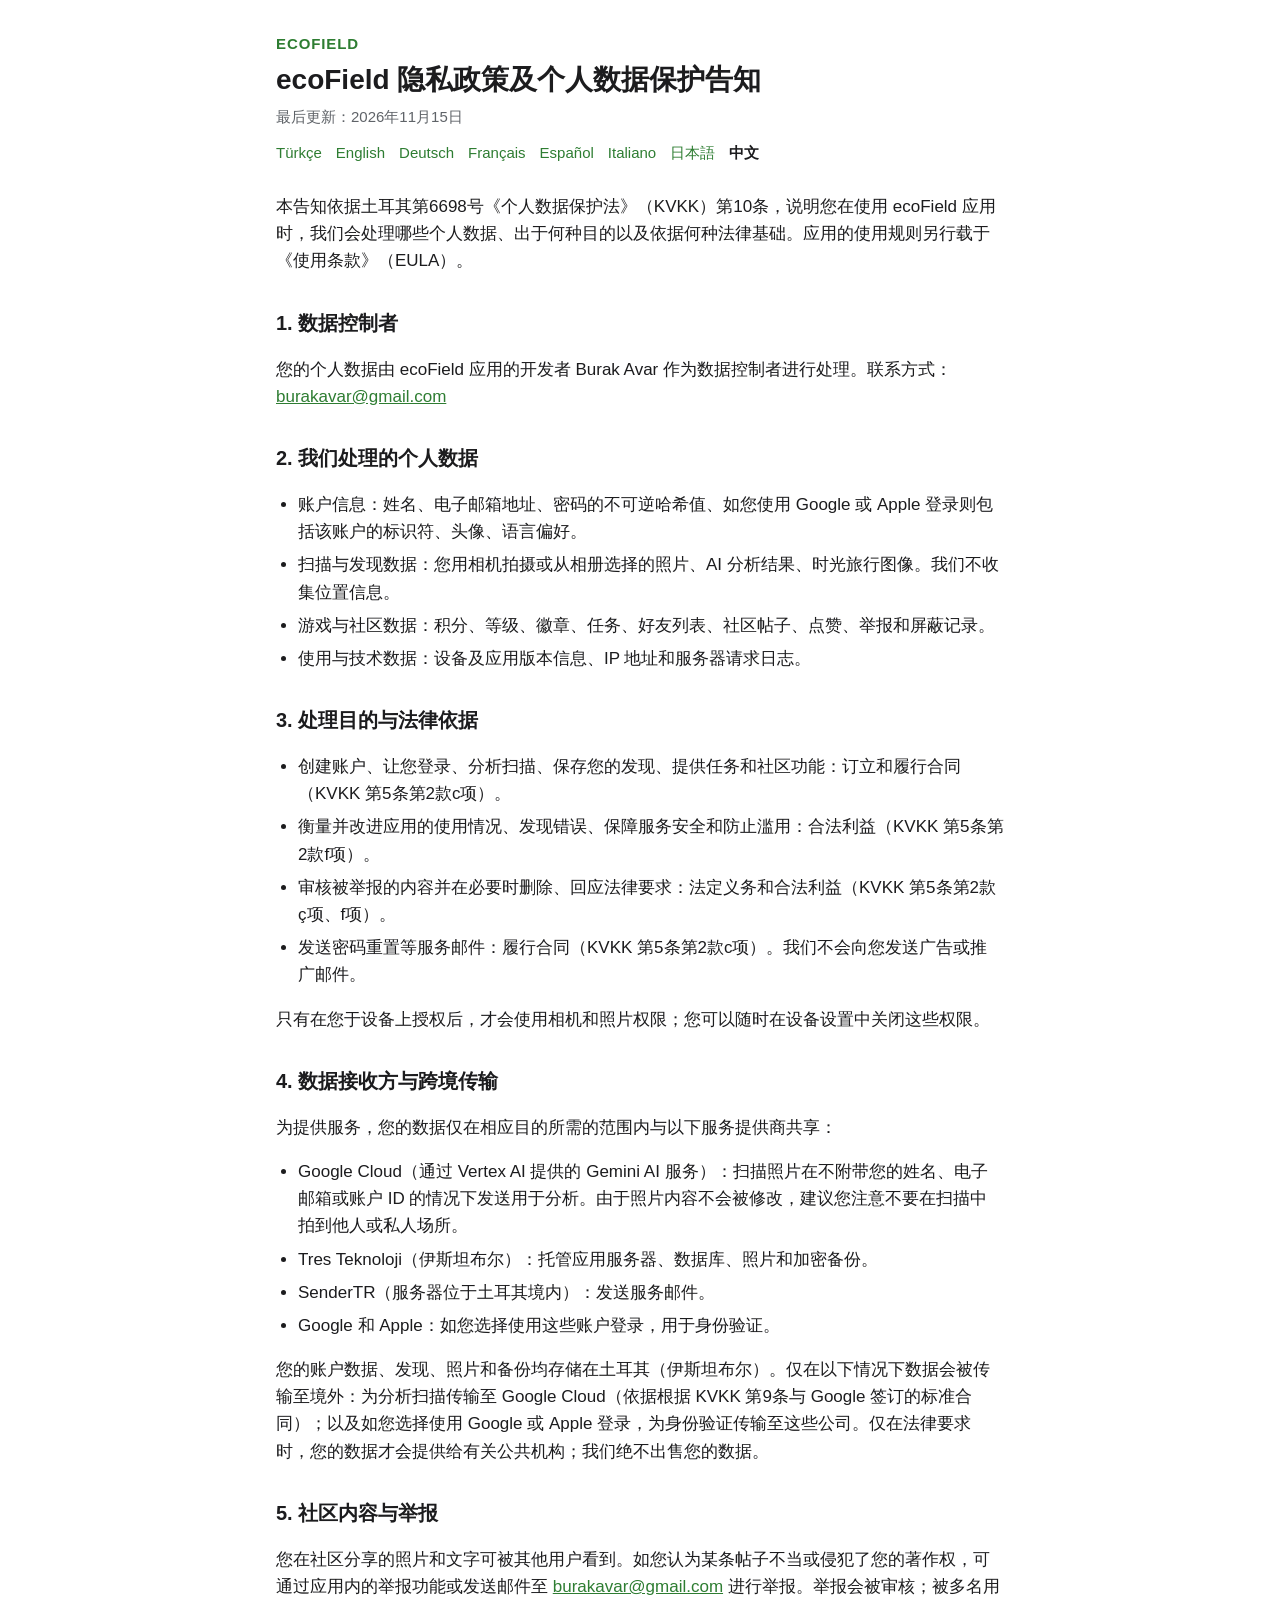
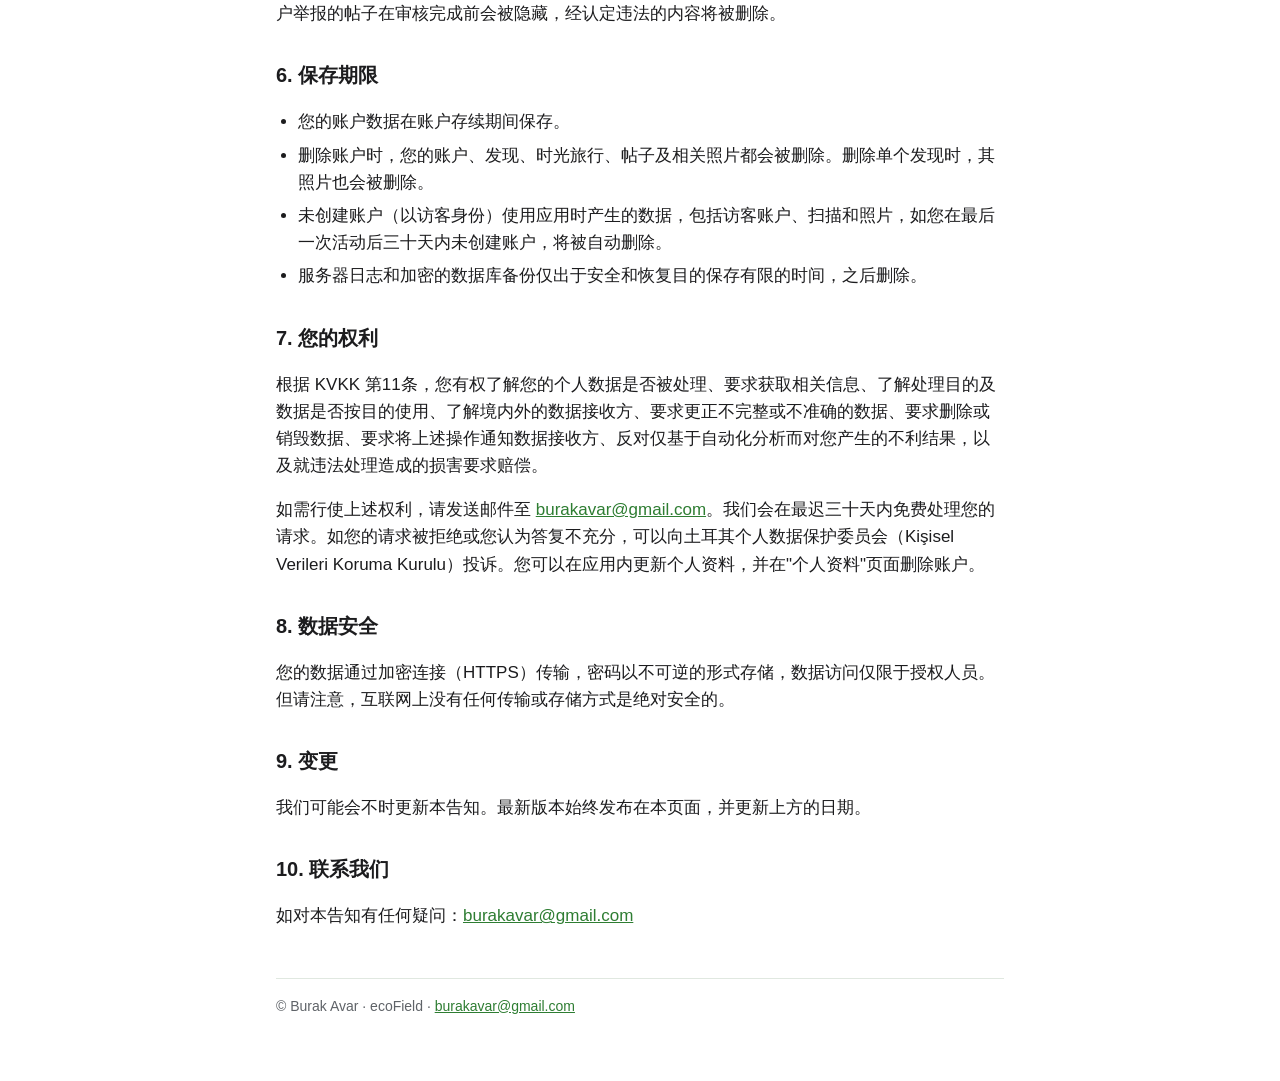
<file: zh.html>
<!DOCTYPE html>
<html lang="zh">
<head>
<meta charset="utf-8">
<meta name="viewport" content="width=device-width, initial-scale=1">
<title>ecoField 隐私政策及个人数据保护告知</title>
<link rel="stylesheet" href="style.css">
</head>
<body>
<main>
<header><div class="brand">ecoField</div><h1>ecoField 隐私政策及个人数据保护告知</h1><div class="meta">最后更新：2026年11月15日</div><nav class="lang"><a href="tr.html" hreflang="tr">Türkçe</a><a href="en.html" hreflang="en">English</a><a href="de.html" hreflang="de">Deutsch</a><a href="fr.html" hreflang="fr">Français</a><a href="es.html" hreflang="es">Español</a><a href="it.html" hreflang="it">Italiano</a><a href="ja.html" hreflang="ja">日本語</a><a href="zh.html" hreflang="zh" aria-current="page">中文</a></nav></header>
<p>本告知依据土耳其第6698号《个人数据保护法》（KVKK）第10条，说明您在使用 ecoField 应用时，我们会处理哪些个人数据、出于何种目的以及依据何种法律基础。应用的使用规则另行载于《使用条款》（EULA）。</p>
<h2>1. 数据控制者</h2>
<p>您的个人数据由 ecoField 应用的开发者 Burak Avar 作为数据控制者进行处理。联系方式：<a href="mailto:burakavar@gmail.com">burakavar@gmail.com</a></p>
<h2>2. 我们处理的个人数据</h2>
<ul>
<li>账户信息：姓名、电子邮箱地址、密码的不可逆哈希值、如您使用 Google 或 Apple 登录则包括该账户的标识符、头像、语言偏好。</li>
<li>扫描与发现数据：您用相机拍摄或从相册选择的照片、AI 分析结果、时光旅行图像。我们不收集位置信息。</li>
<li>游戏与社区数据：积分、等级、徽章、任务、好友列表、社区帖子、点赞、举报和屏蔽记录。</li>
<li>使用与技术数据：设备及应用版本信息、IP 地址和服务器请求日志。</li>
</ul>
<h2>3. 处理目的与法律依据</h2>
<ul>
<li>创建账户、让您登录、分析扫描、保存您的发现、提供任务和社区功能：订立和履行合同（KVKK 第5条第2款c项）。</li>
<li>衡量并改进应用的使用情况、发现错误、保障服务安全和防止滥用：合法利益（KVKK 第5条第2款f项）。</li>
<li>审核被举报的内容并在必要时删除、回应法律要求：法定义务和合法利益（KVKK 第5条第2款ç项、f项）。</li>
<li>发送密码重置等服务邮件：履行合同（KVKK 第5条第2款c项）。我们不会向您发送广告或推广邮件。</li>
</ul>
<p>只有在您于设备上授权后，才会使用相机和照片权限；您可以随时在设备设置中关闭这些权限。</p>
<h2>4. 数据接收方与跨境传输</h2>
<p>为提供服务，您的数据仅在相应目的所需的范围内与以下服务提供商共享：</p>
<ul>
<li>Google Cloud（通过 Vertex AI 提供的 Gemini AI 服务）：扫描照片在不附带您的姓名、电子邮箱或账户 ID 的情况下发送用于分析。由于照片内容不会被修改，建议您注意不要在扫描中拍到他人或私人场所。</li>
<li>Tres Teknoloji（伊斯坦布尔）：托管应用服务器、数据库、照片和加密备份。</li>
<li>SenderTR（服务器位于土耳其境内）：发送服务邮件。</li>
<li>Google 和 Apple：如您选择使用这些账户登录，用于身份验证。</li>
</ul>
<p>您的账户数据、发现、照片和备份均存储在土耳其（伊斯坦布尔）。仅在以下情况下数据会被传输至境外：为分析扫描传输至 Google Cloud（依据根据 KVKK 第9条与 Google 签订的标准合同）；以及如您选择使用 Google 或 Apple 登录，为身份验证传输至这些公司。仅在法律要求时，您的数据才会提供给有关公共机构；我们绝不出售您的数据。</p>
<h2>5. 社区内容与举报</h2>
<p>您在社区分享的照片和文字可被其他用户看到。如您认为某条帖子不当或侵犯了您的著作权，可通过应用内的举报功能或发送邮件至 <a href="mailto:burakavar@gmail.com">burakavar@gmail.com</a> 进行举报。举报会被审核；被多名用户举报的帖子在审核完成前会被隐藏，经认定违法的内容将被删除。</p>
<h2>6. 保存期限</h2>
<ul>
<li>您的账户数据在账户存续期间保存。</li>
<li>删除账户时，您的账户、发现、时光旅行、帖子及相关照片都会被删除。删除单个发现时，其照片也会被删除。</li>
<li>未创建账户（以访客身份）使用应用时产生的数据，包括访客账户、扫描和照片，如您在最后一次活动后三十天内未创建账户，将被自动删除。</li>
<li>服务器日志和加密的数据库备份仅出于安全和恢复目的保存有限的时间，之后删除。</li>
</ul>
<h2>7. 您的权利</h2>
<p>根据 KVKK 第11条，您有权了解您的个人数据是否被处理、要求获取相关信息、了解处理目的及数据是否按目的使用、了解境内外的数据接收方、要求更正不完整或不准确的数据、要求删除或销毁数据、要求将上述操作通知数据接收方、反对仅基于自动化分析而对您产生的不利结果，以及就违法处理造成的损害要求赔偿。</p>
<p>如需行使上述权利，请发送邮件至 <a href="mailto:burakavar@gmail.com">burakavar@gmail.com</a>。我们会在最迟三十天内免费处理您的请求。如您的请求被拒绝或您认为答复不充分，可以向土耳其个人数据保护委员会（Kişisel Verileri Koruma Kurulu）投诉。您可以在应用内更新个人资料，并在&quot;个人资料&quot;页面删除账户。</p>
<h2>8. 数据安全</h2>
<p>您的数据通过加密连接（HTTPS）传输，密码以不可逆的形式存储，数据访问仅限于授权人员。但请注意，互联网上没有任何传输或存储方式是绝对安全的。</p>
<h2>9. 变更</h2>
<p>我们可能会不时更新本告知。最新版本始终发布在本页面，并更新上方的日期。</p>
<h2>10. 联系我们</h2>
<p>如对本告知有任何疑问：<a href="mailto:burakavar@gmail.com">burakavar@gmail.com</a></p>
<footer>© Burak Avar · ecoField · <a href="mailto:burakavar@gmail.com">burakavar@gmail.com</a></footer>
</main>
</body>
</html>
</file>
<file: style.css>
:root {
  --bg: #ffffff;
  --text: #1c1c1e;
  --muted: #5f6368;
  --accent: #2e7d32;
  --card: #f4f8f4;
  --line: #e0e8e0;
}
@media (prefers-color-scheme: dark) {
  :root {
    --bg: #0d120e;
    --text: #e8efe9;
    --muted: #9fb0a2;
    --accent: #81c784;
    --card: #151d16;
    --line: #26332a;
  }
}
* { box-sizing: border-box; }
body {
  margin: 0;
  background: var(--bg);
  color: var(--text);
  font: 17px/1.6 -apple-system, BlinkMacSystemFont, "Segoe UI", Roboto, Helvetica, Arial, sans-serif;
}
main { max-width: 760px; margin: 0 auto; padding: 32px 16px 64px; }
header { margin-bottom: 28px; }
.brand { color: var(--accent); font-weight: 700; font-size: 15px; letter-spacing: .06em; text-transform: uppercase; }
h1 { font-size: 28px; line-height: 1.25; margin: 6px 0 8px; }
h2 { font-size: 20px; margin: 32px 0 10px; }
.meta { color: var(--muted); font-size: 15px; }
.lang { margin-top: 12px; font-size: 15px; display: flex; flex-wrap: wrap; gap: 6px 14px; }
.lang a { color: var(--accent); text-decoration: none; }
.lang a[aria-current] { color: var(--text); font-weight: 600; }
ul { padding-left: 22px; }
li { margin: 0 0 6px; }
a { color: var(--accent); overflow-wrap: anywhere; }
footer { margin-top: 48px; color: var(--muted); font-size: 14px; border-top: 1px solid var(--line); padding-top: 16px; }
.choice { display: block; background: var(--card); border: 1px solid var(--line); border-radius: 14px; padding: 16px 18px; margin: 10px 0; text-decoration: none; color: var(--text); font-weight: 600; }
.choice span { display: block; color: var(--muted); font-weight: 400; font-size: 15px; }
</file>
